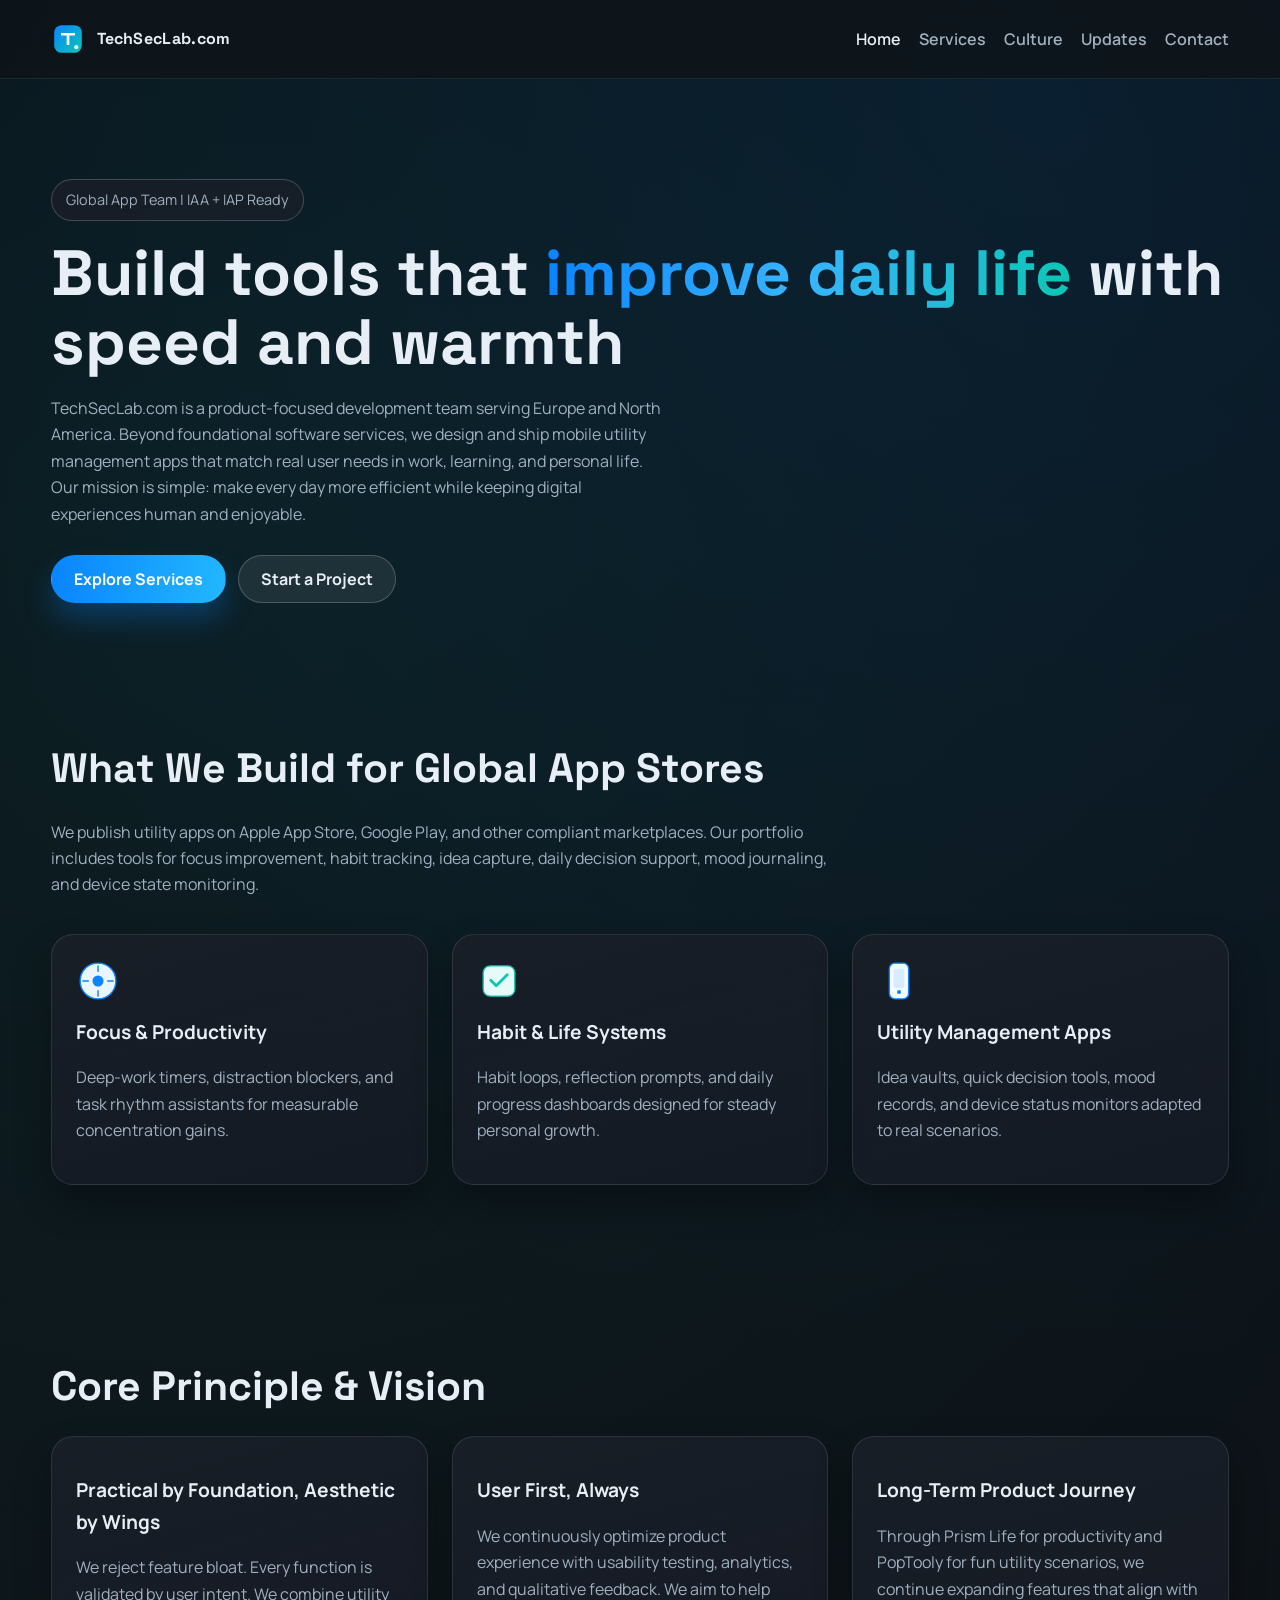
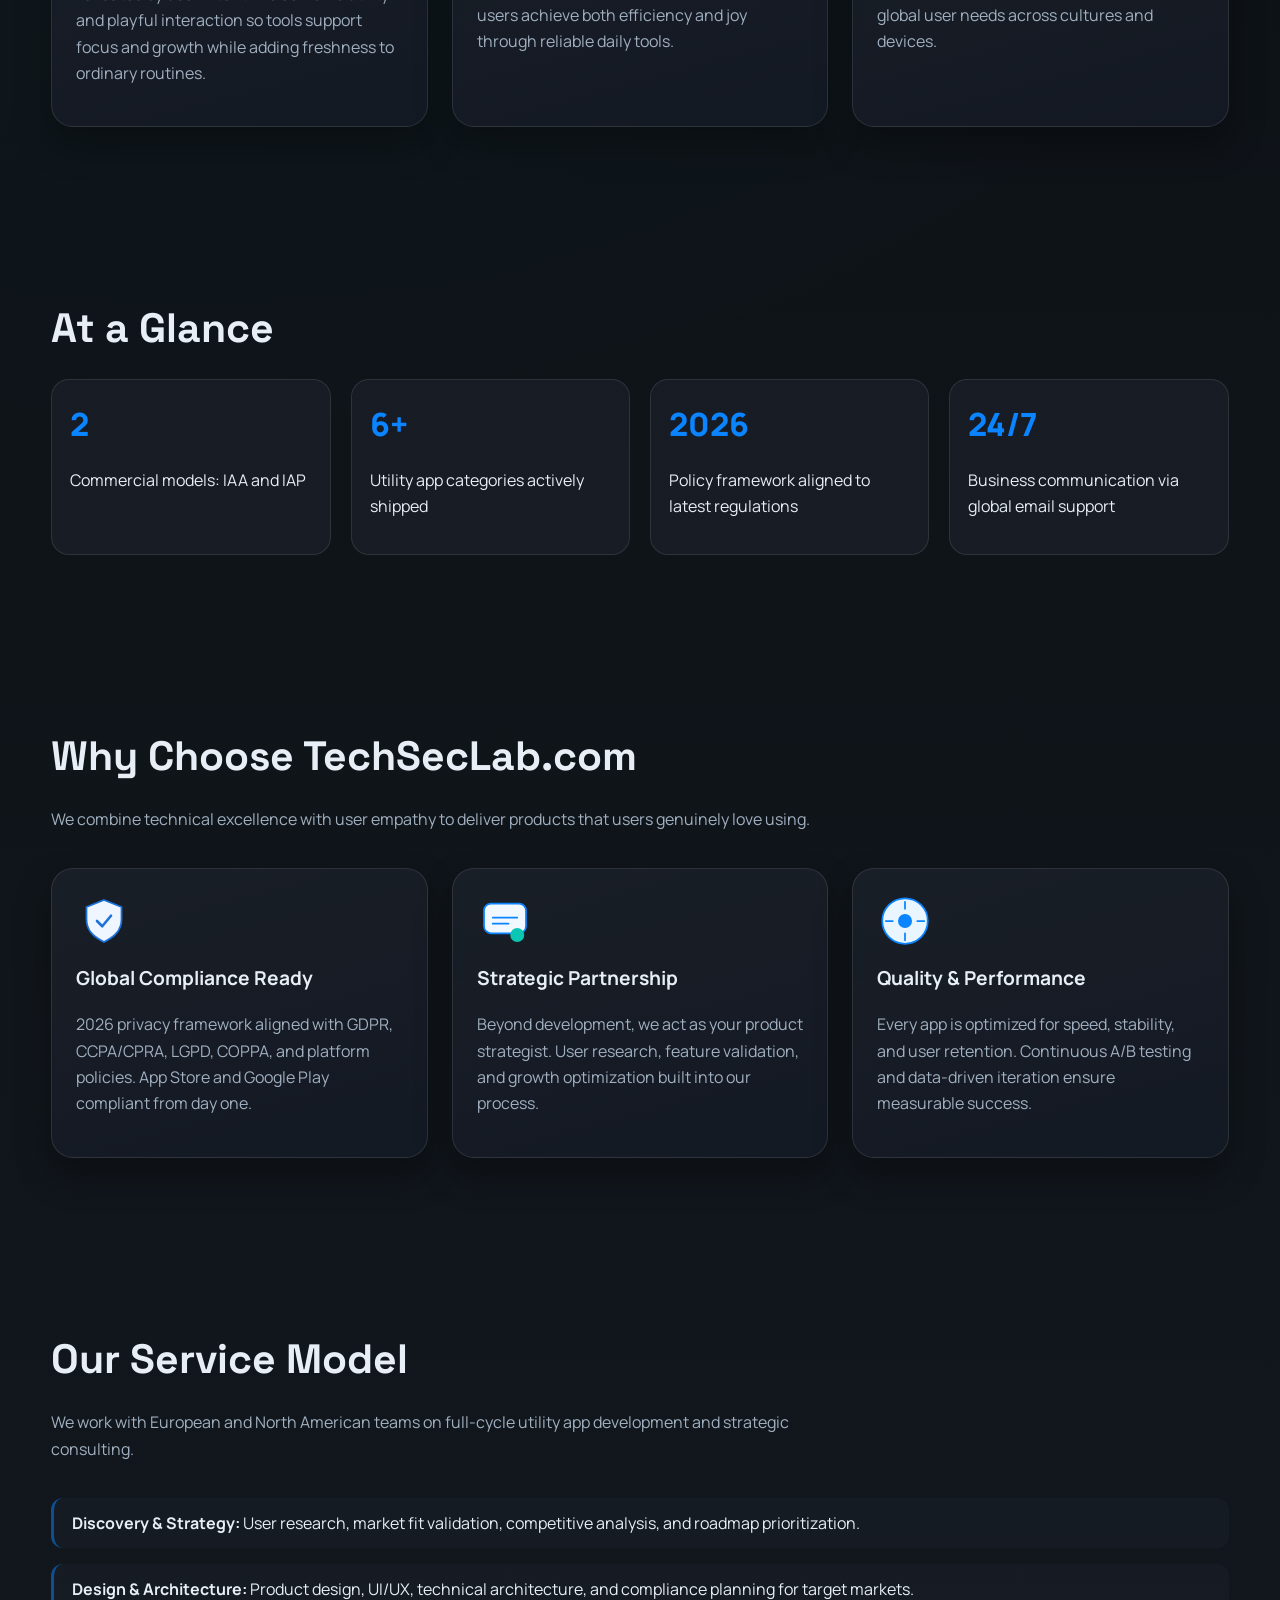
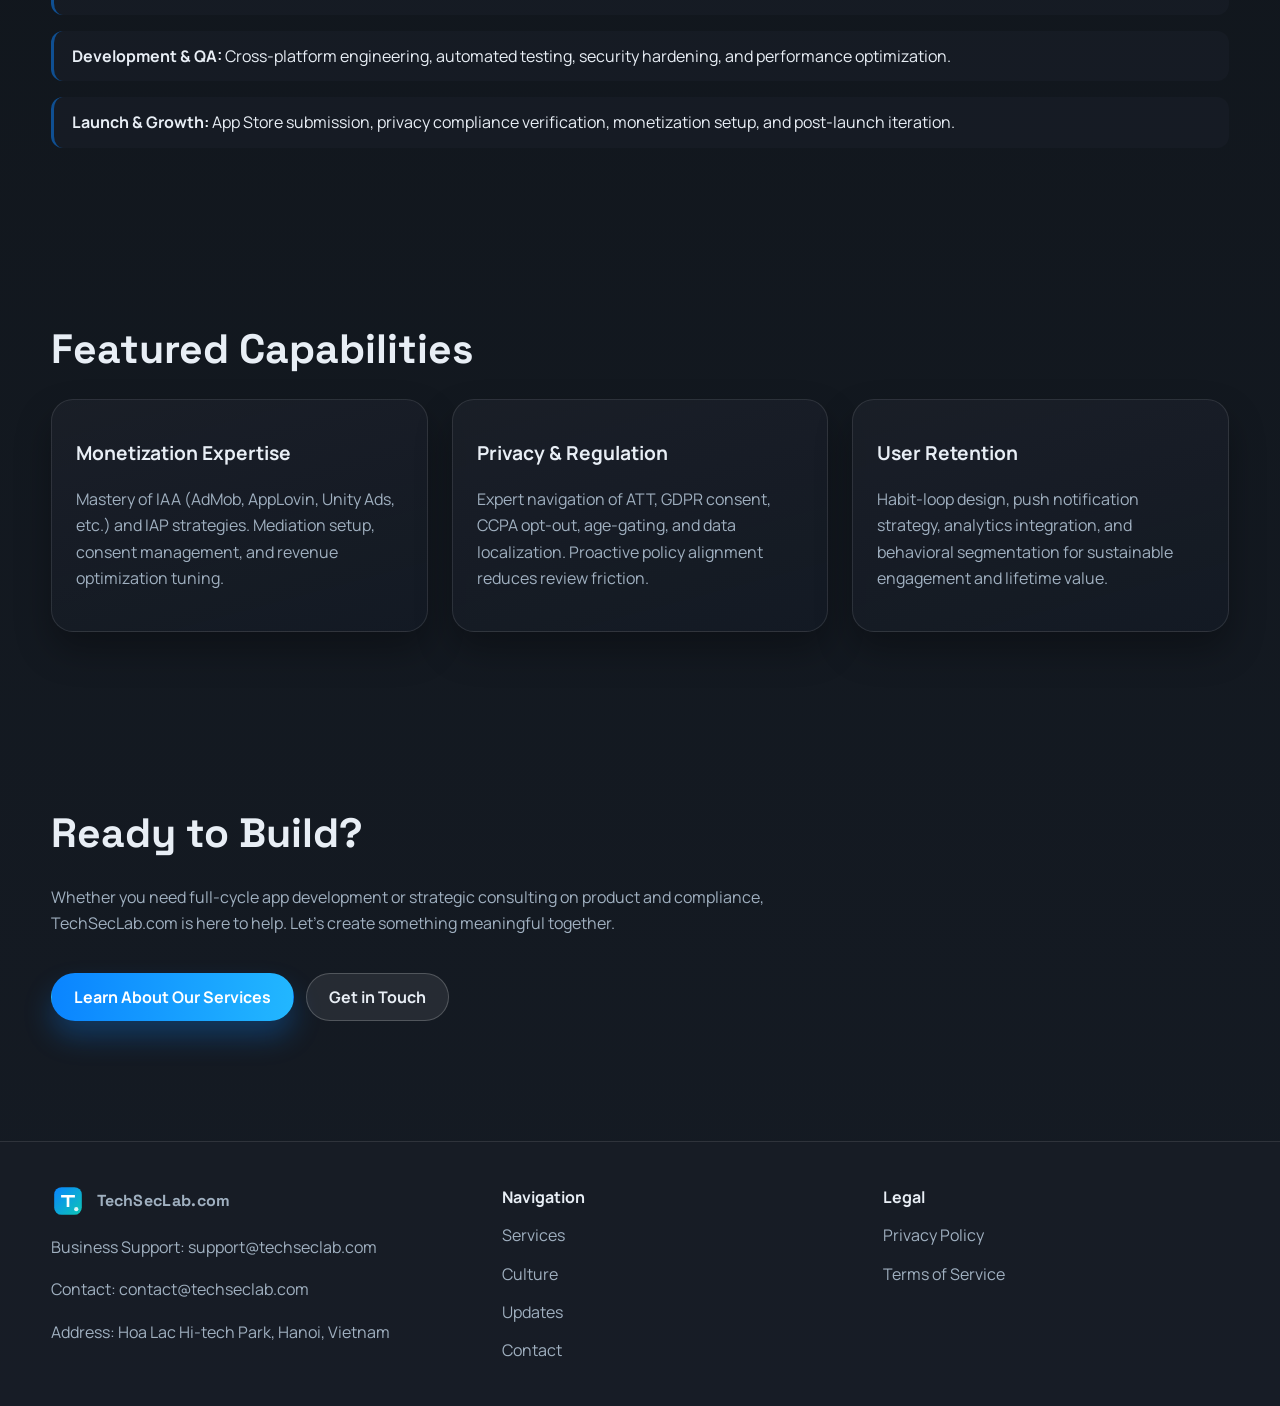
<file: index.html>
<!DOCTYPE html>
<html lang="en">
<head>
    <meta charset="UTF-8">
    <meta http-equiv="X-UA-Compatible" content="IE=edge">
    <meta name="viewport" content="width=device-width, initial-scale=1.0">
    <title>TechSecLab | Global Productivity & Utility App Team</title>
    <meta name="description" content="TechSecLab.com builds global utility apps and offers full-cycle app design and development consulting for iOS and Android markets.">
    <meta name="keywords" content="TechSecLab, productivity apps, utility apps, app development consulting, App Store, Google Play, IAA, IAP">
    <meta name="robots" content="index,follow,max-image-preview:large,max-snippet:-1,max-video-preview:-1">
    <link rel="canonical" href="https://techseclab.com/">
    <meta property="og:type" content="website">
    <meta property="og:title" content="TechSecLab | Global Productivity & Utility App Team">
    <meta property="og:description" content="We design and build utility apps that make daily life more efficient and joyful.">
    <meta property="og:url" content="https://techseclab.com/">
    <meta property="og:image" content="https://techseclab.com/images/hero-home.png">
    <meta name="twitter:card" content="summary_large_image">
    <link rel="icon" type="image/svg+xml" href="images/logo.svg">
    <link rel="stylesheet" href="css/styles.css">
    <script type="application/ld+json">
    {
      "@context": "https://schema.org",
      "@type": "Organization",
      "name": "TechSecLab.com",
      "url": "https://techseclab.com",
      "logo": "https://techseclab.com/images/logo.svg",
      "email": ["support@techseclab.com", "contact@techseclab.com"],
      "address": {
        "@type": "PostalAddress",
        "addressLocality": "Hoa Lac Hi-tech Park, Hanoi",
        "addressCountry": "Vietnam"
      },
      "sameAs": []
    }
    </script>
</head>
<body>
    <header class="main-header">
        <div class="container nav-wrap">
            <a class="brand" href="index.html">
                <img src="images/logo.svg" alt="TechSecLab logo">
                <span>TechSecLab.com</span>
            </a>
            <button class="menu-btn" aria-label="Toggle navigation">Menu</button>
            <nav class="nav-links" aria-label="Main">
                <a class="active" href="index.html">Home</a>
                <a href="services.html">Services</a>
                <a href="culture.html">Culture</a>
                <a href="news.html">Updates</a>
                <a href="contact.html">Contact</a>
            </nav>
        </div>
    </header>

    <main>
        <section class="hero">
            <div class="container">
                <div class="reveal">
                    <span class="hero-badge">Global App Team | IAA + IAP Ready</span>
                    <h1>Build tools that <span class="gradient-text">improve daily life</span> with speed and warmth</h1>
                    <p>
                        TechSecLab.com is a product-focused development team serving Europe and North America.
                        Beyond foundational software services, we design and ship mobile utility management apps that match real user needs in work, learning, and personal life.
                        Our mission is simple: make every day more efficient while keeping digital experiences human and enjoyable.
                    </p>
                    <div class="cta-row">
                        <a class="btn primary" href="services.html">Explore Services</a>
                        <a class="btn ghost" href="contact.html">Start a Project</a>
                    </div>
                </div>
            </div>
        </section>

        <section>
            <div class="container">
                <h2 class="section-title reveal">What We Build for Global App Stores</h2>
                <p class="section-intro reveal">
                    We publish utility apps on Apple App Store, Google Play, and other compliant marketplaces.
                    Our portfolio includes tools for focus improvement, habit tracking, idea capture, daily decision support,
                    mood journaling, and device state monitoring.
                </p>
                <div class="card-grid">
                    <article class="card reveal">
                        <img class="icon" src="images/icon-focus.svg" alt="Focus tools icon">
                        <h3>Focus & Productivity</h3>
                        <p>Deep-work timers, distraction blockers, and task rhythm assistants for measurable concentration gains.</p>
                    </article>
                    <article class="card reveal">
                        <img class="icon" src="images/icon-habit.svg" alt="Habit tracking icon">
                        <h3>Habit & Life Systems</h3>
                        <p>Habit loops, reflection prompts, and daily progress dashboards designed for steady personal growth.</p>
                    </article>
                    <article class="card reveal">
                        <img class="icon" src="images/icon-app.svg" alt="Utility app icon">
                        <h3>Utility Management Apps</h3>
                        <p>Idea vaults, quick decision tools, mood records, and device status monitors adapted to real scenarios.</p>
                    </article>
                </div>
            </div>
        </section>

        <section>
            <div class="container">
                <h2 class="section-title reveal">Core Principle & Vision</h2>
                <div class="card-grid">
                    <article class="card reveal">
                        <h3>Practical by Foundation, Aesthetic by Wings</h3>
                        <p>
                            We reject feature bloat. Every function is validated by user intent.
                            We combine utility and playful interaction so tools support focus and growth while adding freshness to ordinary routines.
                        </p>
                    </article>
                    <article class="card reveal">
                        <h3>User First, Always</h3>
                        <p>
                            We continuously optimize product experience with usability testing, analytics, and qualitative feedback.
                            We aim to help users achieve both efficiency and joy through reliable daily tools.
                        </p>
                    </article>
                    <article class="card reveal">
                        <h3>Long-Term Product Journey</h3>
                        <p>
                            Through Prism Life for productivity and PopTooly for fun utility scenarios,
                            we continue expanding features that align with global user needs across cultures and devices.
                        </p>
                    </article>
                </div>
            </div>
        </section>

        <section>
            <div class="container">
                <h2 class="section-title reveal">At a Glance</h2>
                <div class="stats">
                    <div class="stat reveal"><div class="number">2</div><p>Commercial models: IAA and IAP</p></div>
                    <div class="stat reveal"><div class="number">6+</div><p>Utility app categories actively shipped</p></div>
                    <div class="stat reveal"><div class="number">2026</div><p>Policy framework aligned to latest regulations</p></div>
                    <div class="stat reveal"><div class="number">24/7</div><p>Business communication via global email support</p></div>
                </div>
            </div>
        </section>

        <section>
            <div class="container">
                <h2 class="section-title reveal">Why Choose TechSecLab.com</h2>
                <p class="section-intro reveal">
                    We combine technical excellence with user empathy to deliver products that users genuinely love using.
                </p>
                <div class="card-grid">
                    <article class="card reveal">
                        <img class="icon-lg" src="images/icon-security.svg" alt="Compliance icon">
                        <h3>Global Compliance Ready</h3>
                        <p>2026 privacy framework aligned with GDPR, CCPA/CPRA, LGPD, COPPA, and platform policies. App Store and Google Play compliant from day one.</p>
                    </article>
                    <article class="card reveal">
                        <img class="icon-lg" src="images/icon-consulting.svg" alt="Strategy icon">
                        <h3>Strategic Partnership</h3>
                        <p>Beyond development, we act as your product strategist. User research, feature validation, and growth optimization built into our process.</p>
                    </article>
                    <article class="card reveal">
                        <img class="icon-lg" src="images/icon-focus.svg" alt="Quality icon">
                        <h3>Quality & Performance</h3>
                        <p>Every app is optimized for speed, stability, and user retention. Continuous A/B testing and data-driven iteration ensure measurable success.</p>
                    </article>
                </div>
            </div>
        </section>

        <section>
            <div class="container">
                <h2 class="section-title reveal">Our Service Model</h2>
                <p class="section-intro reveal">
                    We work with European and North American teams on full-cycle utility app development and strategic consulting.
                </p>
                <div class="timeline">
                    <div class="timeline-item reveal"><strong>Discovery & Strategy:</strong> User research, market fit validation, competitive analysis, and roadmap prioritization.</div>
                    <div class="timeline-item reveal"><strong>Design & Architecture:</strong> Product design, UI/UX, technical architecture, and compliance planning for target markets.</div>
                    <div class="timeline-item reveal"><strong>Development & QA:</strong> Cross-platform engineering, automated testing, security hardening, and performance optimization.</div>
                    <div class="timeline-item reveal"><strong>Launch & Growth:</strong> App Store submission, privacy compliance verification, monetization setup, and post-launch iteration.</div>
                </div>
            </div>
        </section>

        <section>
            <div class="container">
                <h2 class="section-title reveal">Featured Capabilities</h2>
                <div class="card-grid">
                    <article class="card reveal">
                        <h3>Monetization Expertise</h3>
                        <p>Mastery of IAA (AdMob, AppLovin, Unity Ads, etc.) and IAP strategies. Mediation setup, consent management, and revenue optimization tuning.</p>
                    </article>
                    <article class="card reveal">
                        <h3>Privacy & Regulation</h3>
                        <p>Expert navigation of ATT, GDPR consent, CCPA opt-out, age-gating, and data localization. Proactive policy alignment reduces review friction.</p>
                    </article>
                    <article class="card reveal">
                        <h3>User Retention</h3>
                        <p>Habit-loop design, push notification strategy, analytics integration, and behavioral segmentation for sustainable engagement and lifetime value.</p>
                    </article>
                </div>
            </div>
        </section>

        <section>
            <div class="container">
                <h2 class="section-title reveal">Ready to Build?</h2>
                <p class="section-intro reveal">
                    Whether you need full-cycle app development or strategic consulting on product and compliance,
                    TechSecLab.com is here to help. Let's create something meaningful together.
                </p>
                <div class="cta-row reveal">
                    <a class="btn primary" href="services.html">Learn About Our Services</a>
                    <a class="btn ghost" href="contact.html">Get in Touch</a>
                </div>
            </div>
        </section>
    </main>

    <footer class="site-footer">
        <div class="container footer-grid">
            <div>
                <a class="brand" href="index.html">
                    <img src="images/logo.svg" alt="TechSecLab logo">
                    <span>TechSecLab.com</span>
                </a>
                <p>Business Support: <a href="mailto:support@techseclab.com">support@techseclab.com</a></p>
                <p>Contact: <a href="mailto:contact@techseclab.com">contact@techseclab.com</a></p>
                <p>Address: Hoa Lac Hi-tech Park, Hanoi, Vietnam</p>
            </div>
            <div>
                <strong>Navigation</strong>
                <ul>
                    <li><a href="services.html">Services</a></li>
                    <li><a href="culture.html">Culture</a></li>
                    <li><a href="news.html">Updates</a></li>
                    <li><a href="contact.html">Contact</a></li>
                </ul>
            </div>
            <div>
                <strong>Legal</strong>
                <ul>
                    <li><a href="privacy-policy.html">Privacy Policy</a></li>
                    <li><a href="terms-of-service.html">Terms of Service</a></li>
                </ul>
            </div>
        </div>
    </footer>

    <script src="js/main.js" defer></script>
</body>
</html>
</file>
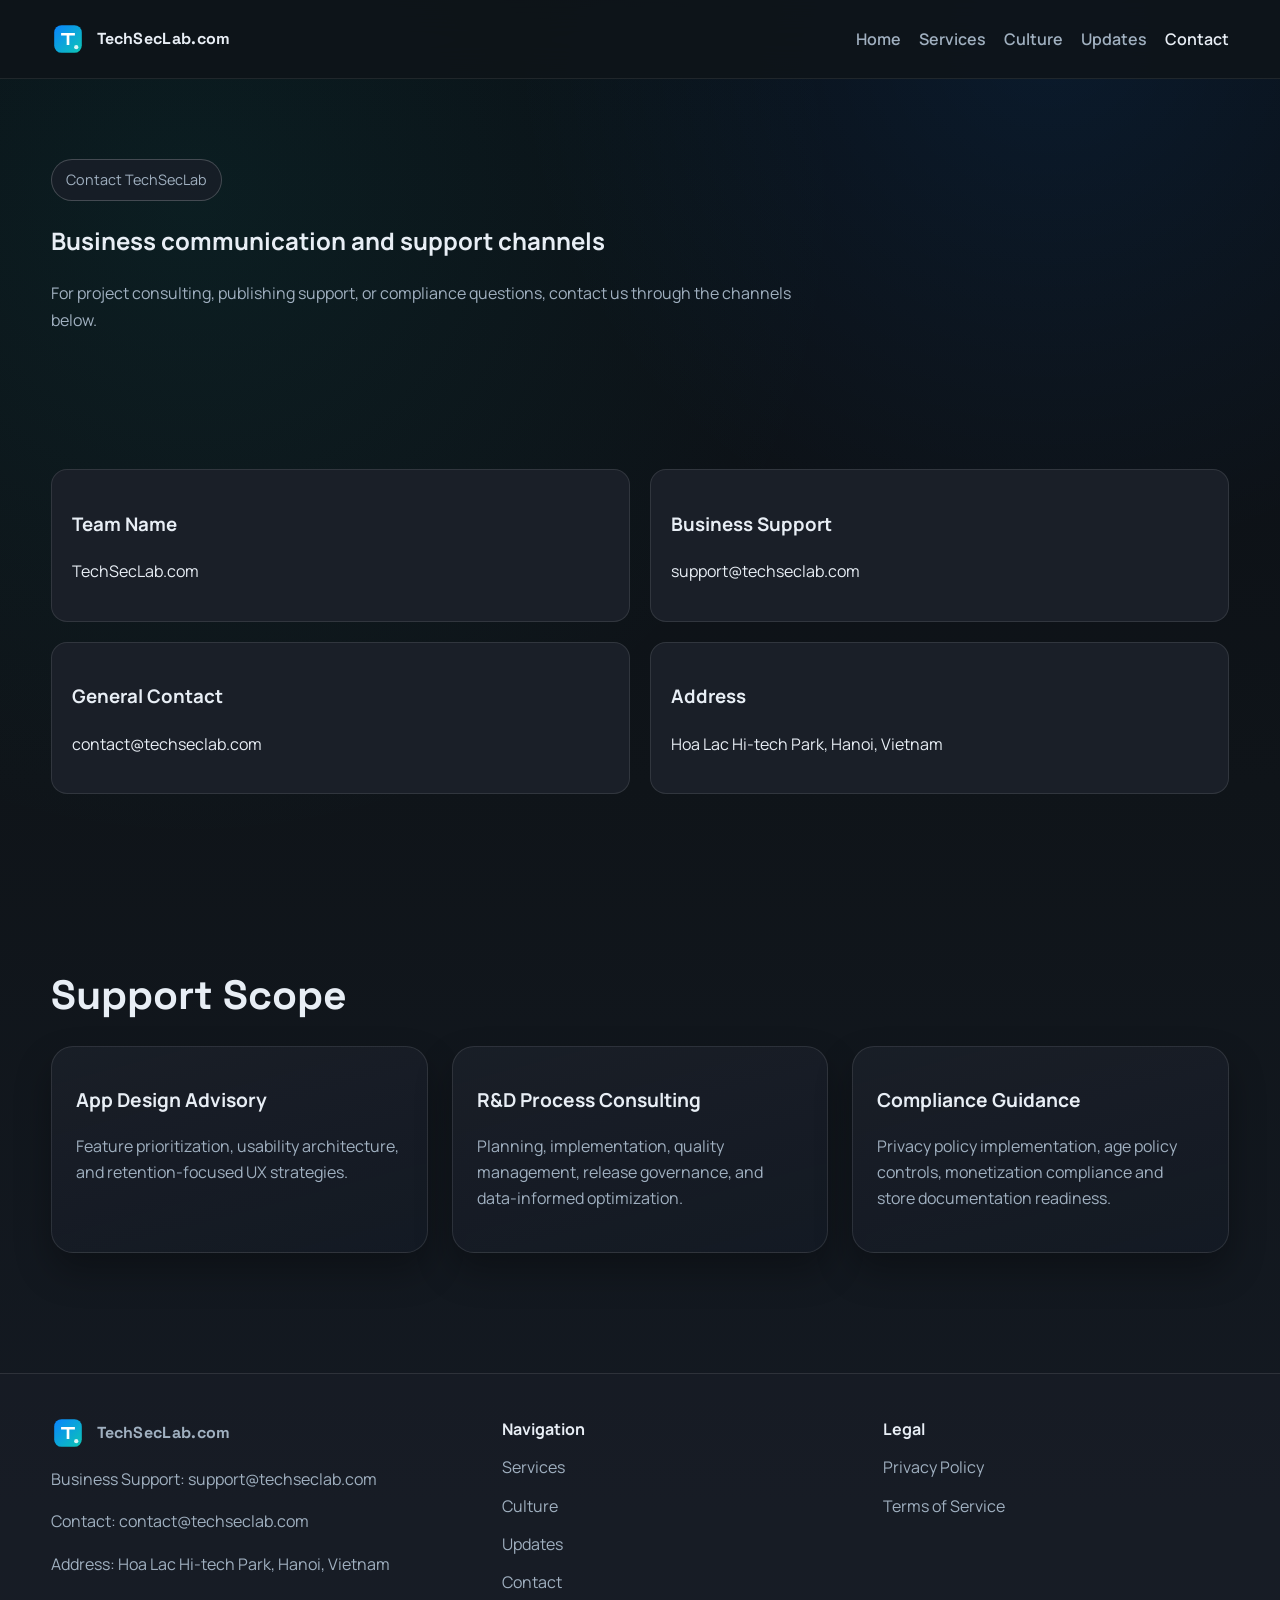
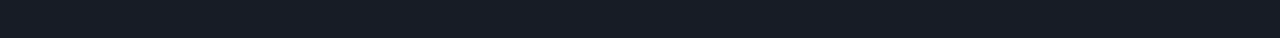
<file: contact.html>
<!DOCTYPE html>
<html lang="en">
<head>
    <meta charset="UTF-8">
    <meta http-equiv="X-UA-Compatible" content="IE=edge">
    <meta name="viewport" content="width=device-width, initial-scale=1.0">
    <title>Contact Us | TechSecLab</title>
    <meta name="description" content="Contact TechSecLab.com for business support, product consulting, and global utility app cooperation.">
    <meta name="robots" content="index,follow,max-image-preview:large">
    <link rel="canonical" href="https://techseclab.com/contact.html">
    <link rel="icon" type="image/svg+xml" href="images/logo.svg">
    <link rel="stylesheet" href="css/styles.css">
</head>
<body>
    <header class="main-header">
        <div class="container nav-wrap">
            <a class="brand" href="index.html"><img src="images/logo.svg" alt="TechSecLab logo"><span>TechSecLab.com</span></a>
            <button class="menu-btn" aria-label="Toggle navigation">Menu</button>
            <nav class="nav-links" aria-label="Main">
                <a href="index.html">Home</a>
                <a href="services.html">Services</a>
                <a href="culture.html">Culture</a>
                <a href="news.html">Updates</a>
                <a class="active" href="contact.html">Contact</a>
            </nav>
        </div>
    </header>

    <main>
        <section class="page-hero">
            <div class="container">
                <span class="hero-badge reveal">Contact TechSecLab</span>
                <h1 class="reveal">Business communication and support channels</h1>
                <p class="reveal">For project consulting, publishing support, or compliance questions, contact us through the channels below.</p>
            </div>
        </section>

        <section>
            <div class="container contact-box">
                <div class="contact-item reveal">
                    <h3>Team Name</h3>
                    <p>TechSecLab.com</p>
                </div>
                <div class="contact-item reveal">
                    <h3>Business Support</h3>
                    <p><a href="mailto:support@techseclab.com">support@techseclab.com</a></p>
                </div>
                <div class="contact-item reveal">
                    <h3>General Contact</h3>
                    <p><a href="mailto:contact@techseclab.com">contact@techseclab.com</a></p>
                </div>
                <div class="contact-item reveal">
                    <h3>Address</h3>
                    <p>Hoa Lac Hi-tech Park, Hanoi, Vietnam</p>
                </div>
            </div>
        </section>

        <section>
            <div class="container">
                <h2 class="section-title reveal">Support Scope</h2>
                <div class="card-grid">
                    <article class="card reveal"><h3>App Design Advisory</h3><p>Feature prioritization, usability architecture, and retention-focused UX strategies.</p></article>
                    <article class="card reveal"><h3>R&D Process Consulting</h3><p>Planning, implementation, quality management, release governance, and data-informed optimization.</p></article>
                    <article class="card reveal"><h3>Compliance Guidance</h3><p>Privacy policy implementation, age policy controls, monetization compliance and store documentation readiness.</p></article>
                </div>
            </div>
        </section>
    </main>

    <footer class="site-footer">
        <div class="container footer-grid">
            <div>
                <a class="brand" href="index.html"><img src="images/logo.svg" alt="TechSecLab logo"><span>TechSecLab.com</span></a>
                <p>Business Support: <a href="mailto:support@techseclab.com">support@techseclab.com</a></p>
                <p>Contact: <a href="mailto:contact@techseclab.com">contact@techseclab.com</a></p>
                <p>Address: Hoa Lac Hi-tech Park, Hanoi, Vietnam</p>
            </div>
            <div>
                <strong>Navigation</strong>
                <ul>
                    <li><a href="services.html">Services</a></li>
                    <li><a href="culture.html">Culture</a></li>
                    <li><a href="news.html">Updates</a></li>
                    <li><a href="contact.html">Contact</a></li>
                </ul>
            </div>
            <div>
                <strong>Legal</strong>
                <ul>
                    <li><a href="privacy-policy.html">Privacy Policy</a></li>
                    <li><a href="terms-of-service.html">Terms of Service</a></li>
                </ul>
            </div>
        </div>
    </footer>
    <script src="js/main.js" defer></script>
</body>
</html>
</file>
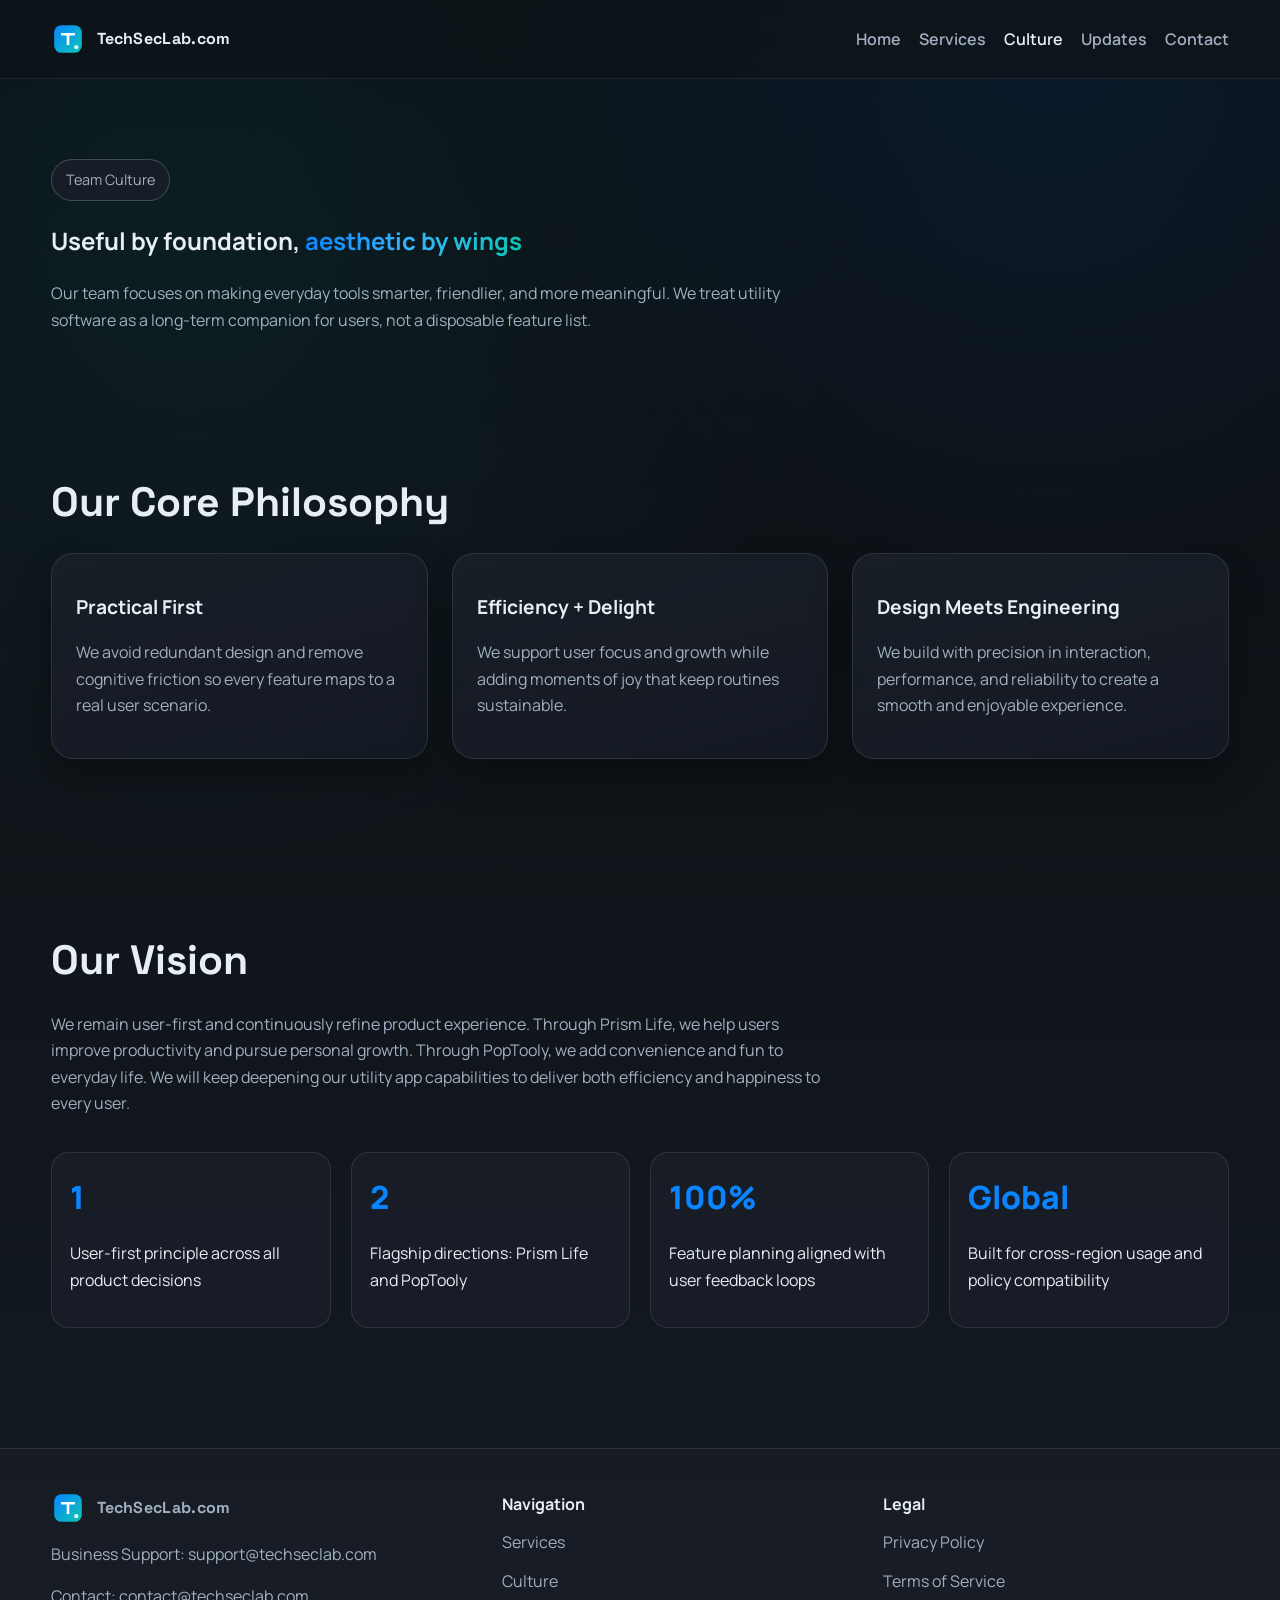
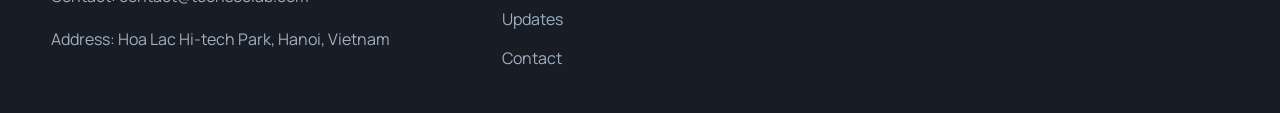
<file: culture.html>
<!DOCTYPE html>
<html lang="en">
<head>
    <meta charset="UTF-8">
    <meta http-equiv="X-UA-Compatible" content="IE=edge">
    <meta name="viewport" content="width=device-width, initial-scale=1.0">
    <title>Team Culture | TechSecLab</title>
    <meta name="description" content="TechSecLab team culture: practical utility, aesthetic quality, user-first product decisions, and long-term global app value.">
    <meta name="robots" content="index,follow,max-image-preview:large">
    <link rel="canonical" href="https://techseclab.com/culture.html">
    <link rel="icon" type="image/svg+xml" href="images/logo.svg">
    <link rel="stylesheet" href="css/styles.css">
</head>
<body>
    <header class="main-header">
        <div class="container nav-wrap">
            <a class="brand" href="index.html"><img src="images/logo.svg" alt="TechSecLab logo"><span>TechSecLab.com</span></a>
            <button class="menu-btn" aria-label="Toggle navigation">Menu</button>
            <nav class="nav-links" aria-label="Main">
                <a href="index.html">Home</a>
                <a href="services.html">Services</a>
                <a class="active" href="culture.html">Culture</a>
                <a href="news.html">Updates</a>
                <a href="contact.html">Contact</a>
            </nav>
        </div>
    </header>

    <main>
        <section class="page-hero">
            <div class="container">
                <div class="reveal">
                    <span class="hero-badge">Team Culture</span>
                    <h1>Useful by foundation, <span class="gradient-text">aesthetic by wings</span></h1>
                    <p>
                        Our team focuses on making everyday tools smarter, friendlier, and more meaningful.
                        We treat utility software as a long-term companion for users, not a disposable feature list.
                    </p>
                </div>
            </div>
        </section>

        <section>
            <div class="container">
                <h2 class="section-title reveal">Our Core Philosophy</h2>
                <div class="card-grid">
                    <article class="card reveal">
                        <h3>Practical First</h3>
                        <p>We avoid redundant design and remove cognitive friction so every feature maps to a real user scenario.</p>
                    </article>
                    <article class="card reveal">
                        <h3>Efficiency + Delight</h3>
                        <p>We support user focus and growth while adding moments of joy that keep routines sustainable.</p>
                    </article>
                    <article class="card reveal">
                        <h3>Design Meets Engineering</h3>
                        <p>We build with precision in interaction, performance, and reliability to create a smooth and enjoyable experience.</p>
                    </article>
                </div>
            </div>
        </section>

        <section>
            <div class="container">
                <h2 class="section-title reveal">Our Vision</h2>
                <p class="section-intro reveal">
                    We remain user-first and continuously refine product experience.
                    Through Prism Life, we help users improve productivity and pursue personal growth.
                    Through PopTooly, we add convenience and fun to everyday life.
                    We will keep deepening our utility app capabilities to deliver both efficiency and happiness to every user.
                </p>
                <div class="stats">
                    <div class="stat reveal"><div class="number">1</div><p>User-first principle across all product decisions</p></div>
                    <div class="stat reveal"><div class="number">2</div><p>Flagship directions: Prism Life and PopTooly</p></div>
                    <div class="stat reveal"><div class="number">100%</div><p>Feature planning aligned with user feedback loops</p></div>
                    <div class="stat reveal"><div class="number">Global</div><p>Built for cross-region usage and policy compatibility</p></div>
                </div>
            </div>
        </section>
    </main>

    <footer class="site-footer">
        <div class="container footer-grid">
            <div>
                <a class="brand" href="index.html"><img src="images/logo.svg" alt="TechSecLab logo"><span>TechSecLab.com</span></a>
                <p>Business Support: <a href="mailto:support@techseclab.com">support@techseclab.com</a></p>
                <p>Contact: <a href="mailto:contact@techseclab.com">contact@techseclab.com</a></p>
                <p>Address: Hoa Lac Hi-tech Park, Hanoi, Vietnam</p>
            </div>
            <div>
                <strong>Navigation</strong>
                <ul>
                    <li><a href="services.html">Services</a></li>
                    <li><a href="culture.html">Culture</a></li>
                    <li><a href="news.html">Updates</a></li>
                    <li><a href="contact.html">Contact</a></li>
                </ul>
            </div>
            <div>
                <strong>Legal</strong>
                <ul>
                    <li><a href="privacy-policy.html">Privacy Policy</a></li>
                    <li><a href="terms-of-service.html">Terms of Service</a></li>
                </ul>
            </div>
        </div>
    </footer>
    <script src="js/main.js" defer></script>
</body>
</html>
</file>
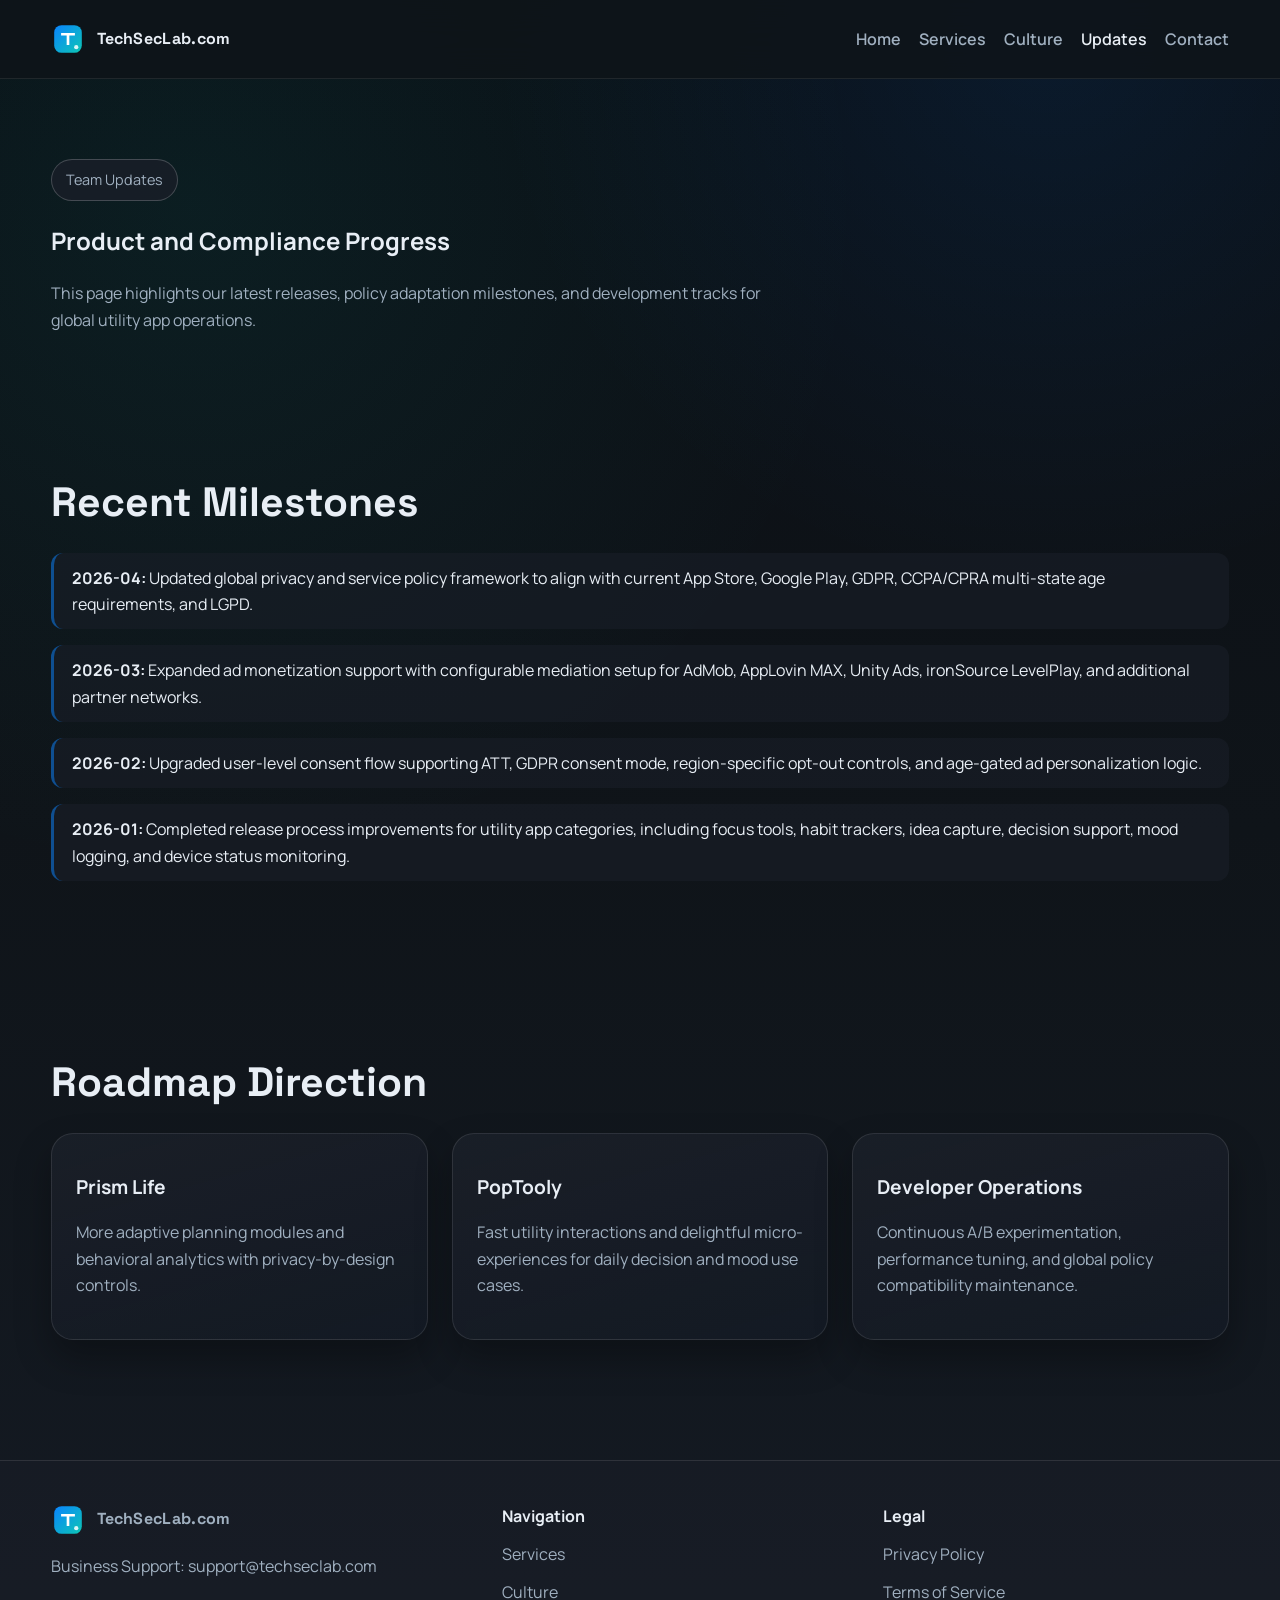
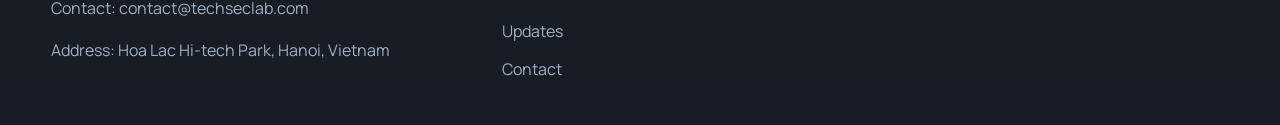
<file: news.html>
<!DOCTYPE html>
<html lang="en">
<head>
    <meta charset="UTF-8">
    <meta http-equiv="X-UA-Compatible" content="IE=edge">
    <meta name="viewport" content="width=device-width, initial-scale=1.0">
    <title>Team Updates | TechSecLab</title>
    <meta name="description" content="Latest TechSecLab team updates: release focus, compliance upgrades, and utility app roadmap for global users.">
    <meta name="robots" content="index,follow,max-image-preview:large">
    <link rel="canonical" href="https://techseclab.com/news.html">
    <link rel="icon" type="image/svg+xml" href="images/logo.svg">
    <link rel="stylesheet" href="css/styles.css">
</head>
<body>
    <header class="main-header">
        <div class="container nav-wrap">
            <a class="brand" href="index.html"><img src="images/logo.svg" alt="TechSecLab logo"><span>TechSecLab.com</span></a>
            <button class="menu-btn" aria-label="Toggle navigation">Menu</button>
            <nav class="nav-links" aria-label="Main">
                <a href="index.html">Home</a>
                <a href="services.html">Services</a>
                <a href="culture.html">Culture</a>
                <a class="active" href="news.html">Updates</a>
                <a href="contact.html">Contact</a>
            </nav>
        </div>
    </header>

    <main>
        <section class="page-hero">
            <div class="container">
                <span class="hero-badge reveal">Team Updates</span>
                <h1 class="reveal">Product and Compliance Progress</h1>
                <p class="reveal">
                    This page highlights our latest releases, policy adaptation milestones, and development tracks for global utility app operations.
                </p>
            </div>
        </section>

        <section>
            <div class="container">
                <h2 class="section-title reveal">Recent Milestones</h2>
                <div class="timeline">
                    <article class="timeline-item reveal">
                        <strong>2026-04:</strong> Updated global privacy and service policy framework to align with current App Store, Google Play,
                        GDPR, CCPA/CPRA multi-state age requirements, and LGPD.
                    </article>
                    <article class="timeline-item reveal">
                        <strong>2026-03:</strong> Expanded ad monetization support with configurable mediation setup for AdMob, AppLovin MAX,
                        Unity Ads, ironSource LevelPlay, and additional partner networks.
                    </article>
                    <article class="timeline-item reveal">
                        <strong>2026-02:</strong> Upgraded user-level consent flow supporting ATT, GDPR consent mode,
                        region-specific opt-out controls, and age-gated ad personalization logic.
                    </article>
                    <article class="timeline-item reveal">
                        <strong>2026-01:</strong> Completed release process improvements for utility app categories,
                        including focus tools, habit trackers, idea capture, decision support, mood logging, and device status monitoring.
                    </article>
                </div>
            </div>
        </section>

        <section>
            <div class="container">
                <h2 class="section-title reveal">Roadmap Direction</h2>
                <div class="card-grid">
                    <article class="card reveal"><h3>Prism Life</h3><p>More adaptive planning modules and behavioral analytics with privacy-by-design controls.</p></article>
                    <article class="card reveal"><h3>PopTooly</h3><p>Fast utility interactions and delightful micro-experiences for daily decision and mood use cases.</p></article>
                    <article class="card reveal"><h3>Developer Operations</h3><p>Continuous A/B experimentation, performance tuning, and global policy compatibility maintenance.</p></article>
                </div>
            </div>
        </section>
    </main>

    <footer class="site-footer">
        <div class="container footer-grid">
            <div>
                <a class="brand" href="index.html"><img src="images/logo.svg" alt="TechSecLab logo"><span>TechSecLab.com</span></a>
                <p>Business Support: <a href="mailto:support@techseclab.com">support@techseclab.com</a></p>
                <p>Contact: <a href="mailto:contact@techseclab.com">contact@techseclab.com</a></p>
                <p>Address: Hoa Lac Hi-tech Park, Hanoi, Vietnam</p>
            </div>
            <div>
                <strong>Navigation</strong>
                <ul>
                    <li><a href="services.html">Services</a></li>
                    <li><a href="culture.html">Culture</a></li>
                    <li><a href="news.html">Updates</a></li>
                    <li><a href="contact.html">Contact</a></li>
                </ul>
            </div>
            <div>
                <strong>Legal</strong>
                <ul>
                    <li><a href="privacy-policy.html">Privacy Policy</a></li>
                    <li><a href="terms-of-service.html">Terms of Service</a></li>
                </ul>
            </div>
        </div>
    </footer>
    <script src="js/main.js" defer></script>
</body>
</html>
</file>
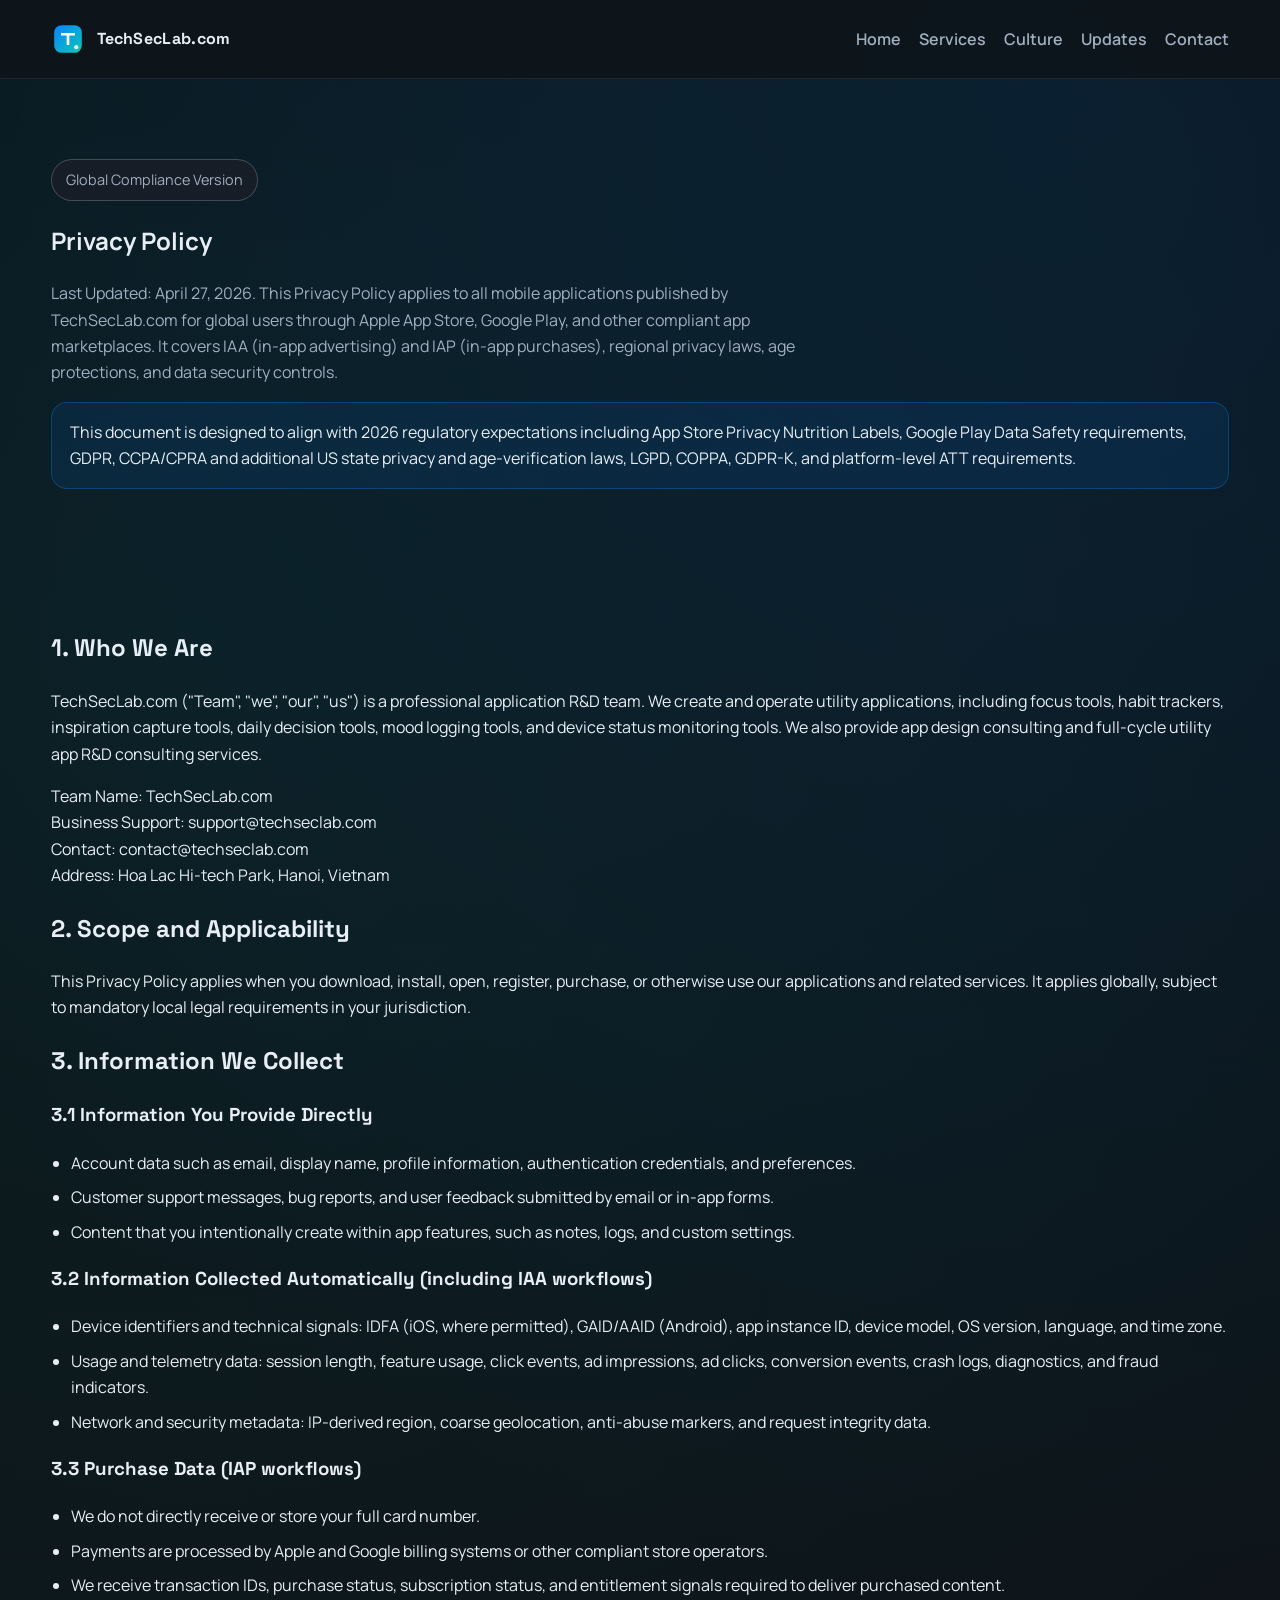
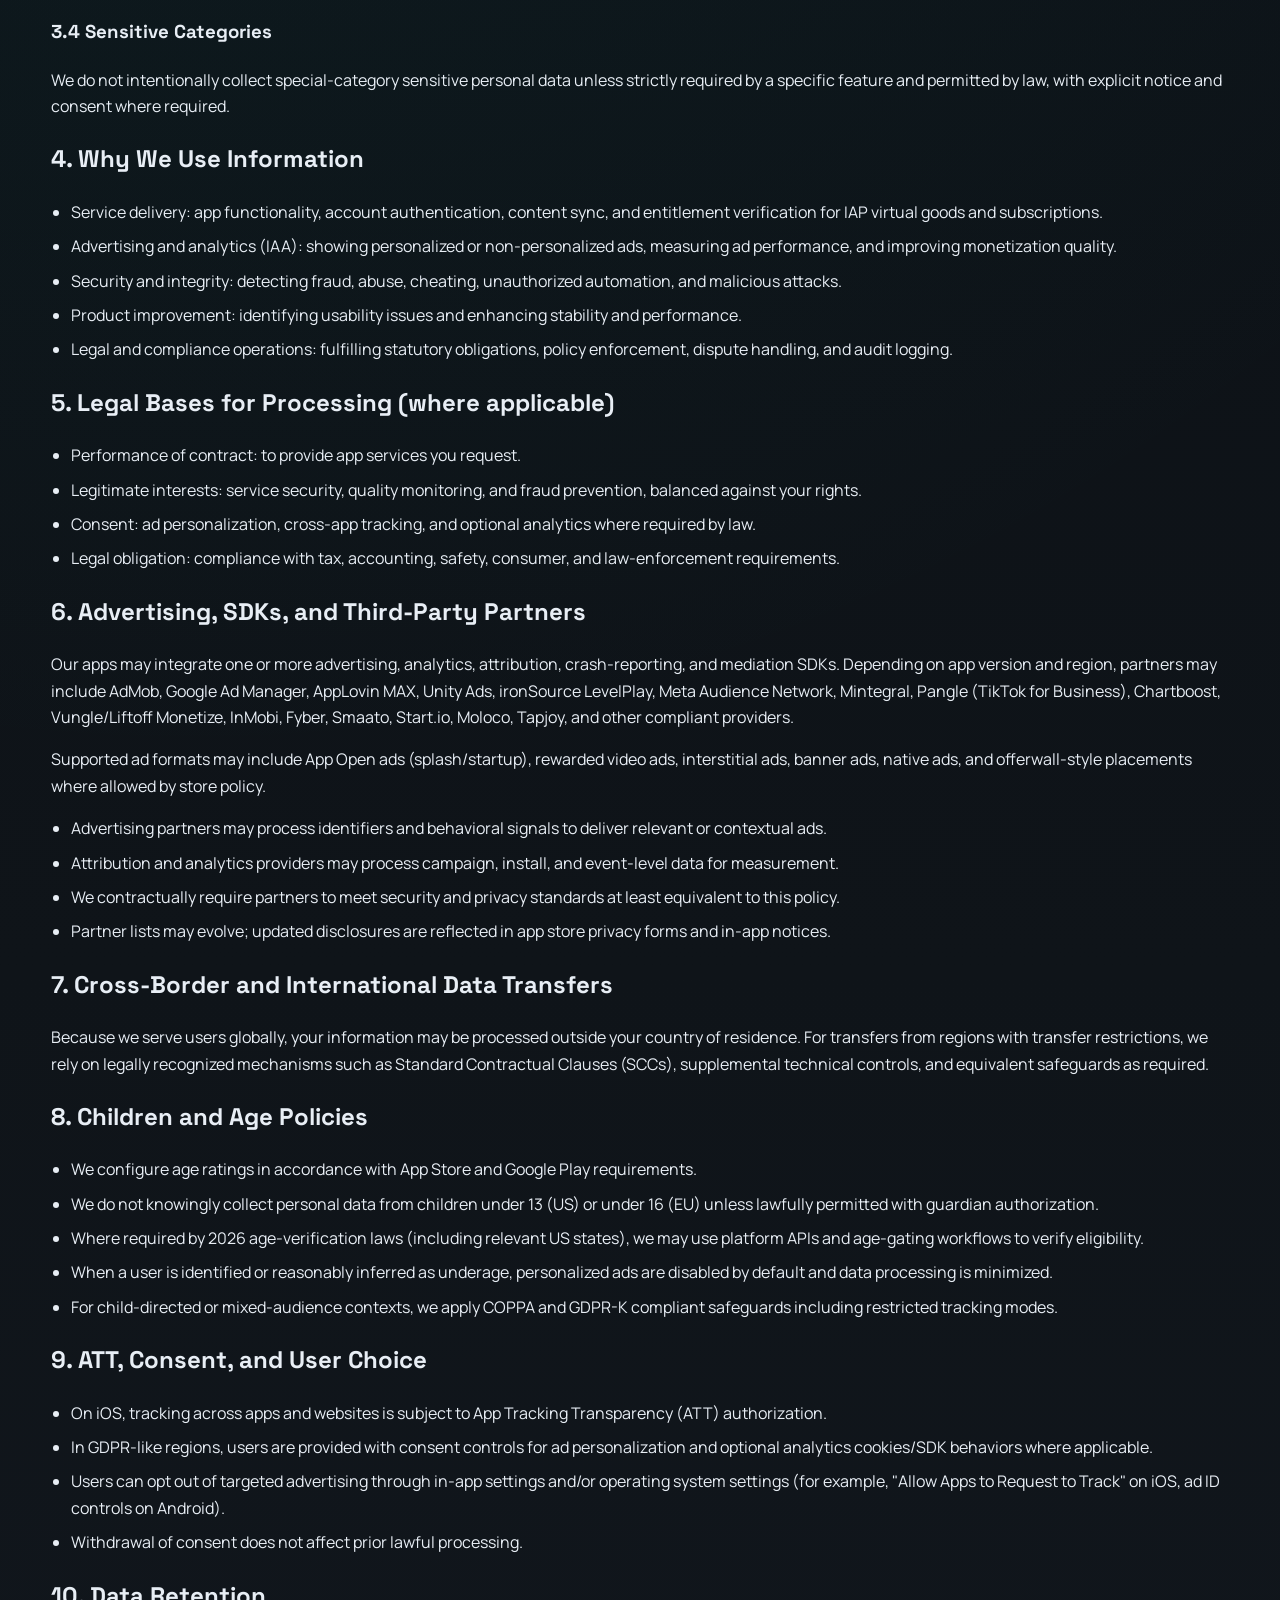
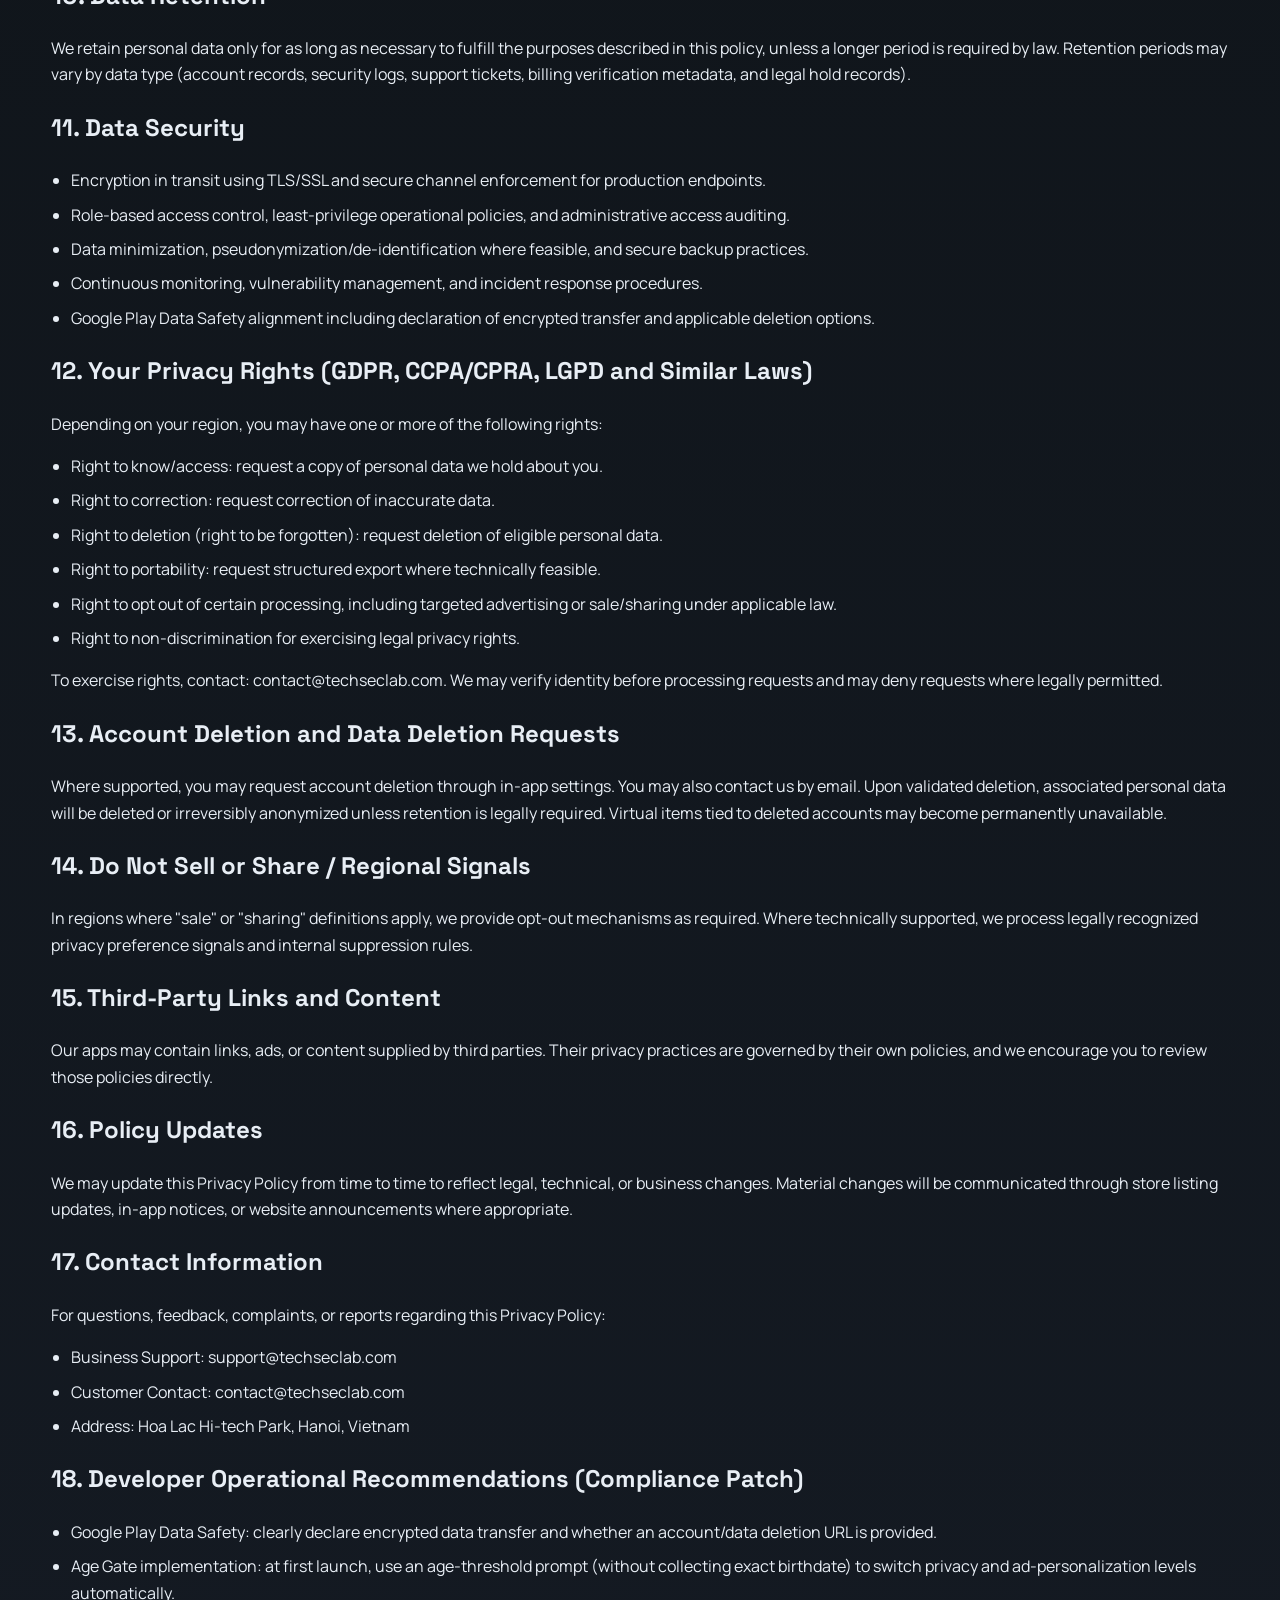
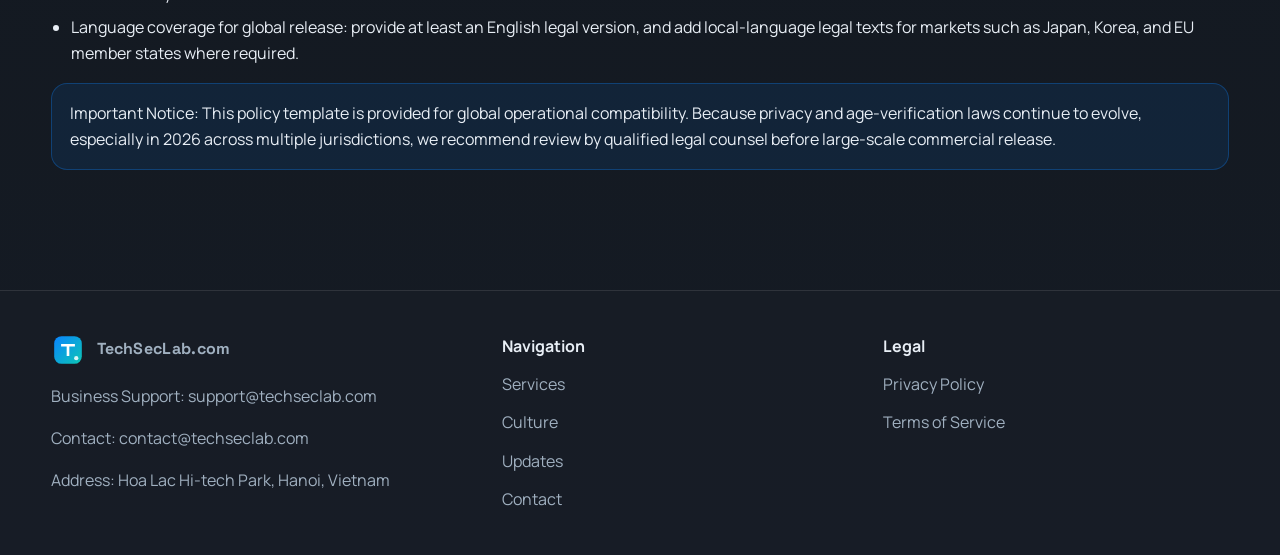
<file: privacy-policy.html>
<!DOCTYPE html>
<html lang="en">
<head>
    <meta charset="UTF-8">
    <meta http-equiv="X-UA-Compatible" content="IE=edge">
    <meta name="viewport" content="width=device-width, initial-scale=1.0">
    <title>Privacy Policy | TechSecLab</title>
    <meta name="description" content="Global Privacy Policy for TechSecLab apps, aligned with App Store, Google Play, GDPR, CCPA/CPRA, LGPD, COPPA, ATT, and modern data security standards.">
    <meta name="robots" content="index,follow,max-image-preview:large">
    <link rel="canonical" href="https://techseclab.com/privacy-policy.html">
    <link rel="icon" type="image/svg+xml" href="images/logo.svg">
    <link rel="stylesheet" href="css/styles.css">
</head>
<body>
    <header class="main-header">
        <div class="container nav-wrap">
            <a class="brand" href="index.html"><img src="images/logo.svg" alt="TechSecLab logo"><span>TechSecLab.com</span></a>
            <button class="menu-btn" aria-label="Toggle navigation">Menu</button>
            <nav class="nav-links" aria-label="Main">
                <a href="index.html">Home</a>
                <a href="services.html">Services</a>
                <a href="culture.html">Culture</a>
                <a href="news.html">Updates</a>
                <a href="contact.html">Contact</a>
            </nav>
        </div>
    </header>

    <main class="policy">
        <section class="page-hero">
            <div class="container">
                <span class="hero-badge reveal">Global Compliance Version</span>
                <h1 class="reveal">Privacy Policy</h1>
                <p class="reveal">
                    Last Updated: April 27, 2026. This Privacy Policy applies to all mobile applications published by TechSecLab.com
                    for global users through Apple App Store, Google Play, and other compliant app marketplaces.
                    It covers IAA (in-app advertising) and IAP (in-app purchases), regional privacy laws, age protections,
                    and data security controls.
                </p>
                <div class="notice reveal">
                    This document is designed to align with 2026 regulatory expectations including App Store Privacy Nutrition Labels,
                    Google Play Data Safety requirements, GDPR, CCPA/CPRA and additional US state privacy and age-verification laws,
                    LGPD, COPPA, GDPR-K, and platform-level ATT requirements.
                </div>
            </div>
        </section>

        <section>
            <div class="container">
                <h2>1. Who We Are</h2>
                <p>
                    TechSecLab.com ("Team", "we", "our", "us") is a professional application R&D team. We create and operate utility applications,
                    including focus tools, habit trackers, inspiration capture tools, daily decision tools, mood logging tools, and device status monitoring tools.
                    We also provide app design consulting and full-cycle utility app R&D consulting services.
                </p>
                <p>
                    Team Name: TechSecLab.com<br>
                    Business Support: support@techseclab.com<br>
                    Contact: contact@techseclab.com<br>
                    Address: Hoa Lac Hi-tech Park, Hanoi, Vietnam
                </p>

                <h2>2. Scope and Applicability</h2>
                <p>
                    This Privacy Policy applies when you download, install, open, register, purchase, or otherwise use our applications and related services.
                    It applies globally, subject to mandatory local legal requirements in your jurisdiction.
                </p>

                <h2>3. Information We Collect</h2>
                <h3>3.1 Information You Provide Directly</h3>
                <ul>
                    <li>Account data such as email, display name, profile information, authentication credentials, and preferences.</li>
                    <li>Customer support messages, bug reports, and user feedback submitted by email or in-app forms.</li>
                    <li>Content that you intentionally create within app features, such as notes, logs, and custom settings.</li>
                </ul>

                <h3>3.2 Information Collected Automatically (including IAA workflows)</h3>
                <ul>
                    <li>Device identifiers and technical signals: IDFA (iOS, where permitted), GAID/AAID (Android), app instance ID, device model, OS version, language, and time zone.</li>
                    <li>Usage and telemetry data: session length, feature usage, click events, ad impressions, ad clicks, conversion events, crash logs, diagnostics, and fraud indicators.</li>
                    <li>Network and security metadata: IP-derived region, coarse geolocation, anti-abuse markers, and request integrity data.</li>
                </ul>

                <h3>3.3 Purchase Data (IAP workflows)</h3>
                <ul>
                    <li>We do not directly receive or store your full card number.</li>
                    <li>Payments are processed by Apple and Google billing systems or other compliant store operators.</li>
                    <li>We receive transaction IDs, purchase status, subscription status, and entitlement signals required to deliver purchased content.</li>
                </ul>

                <h3>3.4 Sensitive Categories</h3>
                <p>
                    We do not intentionally collect special-category sensitive personal data unless strictly required by a specific feature and permitted by law,
                    with explicit notice and consent where required.
                </p>

                <h2>4. Why We Use Information</h2>
                <ul>
                    <li>Service delivery: app functionality, account authentication, content sync, and entitlement verification for IAP virtual goods and subscriptions.</li>
                    <li>Advertising and analytics (IAA): showing personalized or non-personalized ads, measuring ad performance, and improving monetization quality.</li>
                    <li>Security and integrity: detecting fraud, abuse, cheating, unauthorized automation, and malicious attacks.</li>
                    <li>Product improvement: identifying usability issues and enhancing stability and performance.</li>
                    <li>Legal and compliance operations: fulfilling statutory obligations, policy enforcement, dispute handling, and audit logging.</li>
                </ul>

                <h2>5. Legal Bases for Processing (where applicable)</h2>
                <ul>
                    <li>Performance of contract: to provide app services you request.</li>
                    <li>Legitimate interests: service security, quality monitoring, and fraud prevention, balanced against your rights.</li>
                    <li>Consent: ad personalization, cross-app tracking, and optional analytics where required by law.</li>
                    <li>Legal obligation: compliance with tax, accounting, safety, consumer, and law-enforcement requirements.</li>
                </ul>

                <h2>6. Advertising, SDKs, and Third-Party Partners</h2>
                <p>
                    Our apps may integrate one or more advertising, analytics, attribution, crash-reporting, and mediation SDKs.
                    Depending on app version and region, partners may include AdMob, Google Ad Manager, AppLovin MAX,
                    Unity Ads, ironSource LevelPlay, Meta Audience Network, Mintegral, Pangle (TikTok for Business),
                    Chartboost, Vungle/Liftoff Monetize, InMobi, Fyber, Smaato, Start.io, Moloco, Tapjoy, and other compliant providers.
                </p>
                <p>
                    Supported ad formats may include App Open ads (splash/startup), rewarded video ads, interstitial ads,
                    banner ads, native ads, and offerwall-style placements where allowed by store policy.
                </p>
                <ul>
                    <li>Advertising partners may process identifiers and behavioral signals to deliver relevant or contextual ads.</li>
                    <li>Attribution and analytics providers may process campaign, install, and event-level data for measurement.</li>
                    <li>We contractually require partners to meet security and privacy standards at least equivalent to this policy.</li>
                    <li>Partner lists may evolve; updated disclosures are reflected in app store privacy forms and in-app notices.</li>
                </ul>

                <h2>7. Cross-Border and International Data Transfers</h2>
                <p>
                    Because we serve users globally, your information may be processed outside your country of residence.
                    For transfers from regions with transfer restrictions, we rely on legally recognized mechanisms such as
                    Standard Contractual Clauses (SCCs), supplemental technical controls, and equivalent safeguards as required.
                </p>

                <h2>8. Children and Age Policies</h2>
                <ul>
                    <li>We configure age ratings in accordance with App Store and Google Play requirements.</li>
                    <li>We do not knowingly collect personal data from children under 13 (US) or under 16 (EU) unless lawfully permitted with guardian authorization.</li>
                    <li>Where required by 2026 age-verification laws (including relevant US states), we may use platform APIs and age-gating workflows to verify eligibility.</li>
                    <li>When a user is identified or reasonably inferred as underage, personalized ads are disabled by default and data processing is minimized.</li>
                    <li>For child-directed or mixed-audience contexts, we apply COPPA and GDPR-K compliant safeguards including restricted tracking modes.</li>
                </ul>

                <h2>9. ATT, Consent, and User Choice</h2>
                <ul>
                    <li>On iOS, tracking across apps and websites is subject to App Tracking Transparency (ATT) authorization.</li>
                    <li>In GDPR-like regions, users are provided with consent controls for ad personalization and optional analytics cookies/SDK behaviors where applicable.</li>
                    <li>Users can opt out of targeted advertising through in-app settings and/or operating system settings (for example, "Allow Apps to Request to Track" on iOS, ad ID controls on Android).</li>
                    <li>Withdrawal of consent does not affect prior lawful processing.</li>
                </ul>

                <h2>10. Data Retention</h2>
                <p>
                    We retain personal data only for as long as necessary to fulfill the purposes described in this policy,
                    unless a longer period is required by law. Retention periods may vary by data type (account records,
                    security logs, support tickets, billing verification metadata, and legal hold records).
                </p>

                <h2>11. Data Security</h2>
                <ul>
                    <li>Encryption in transit using TLS/SSL and secure channel enforcement for production endpoints.</li>
                    <li>Role-based access control, least-privilege operational policies, and administrative access auditing.</li>
                    <li>Data minimization, pseudonymization/de-identification where feasible, and secure backup practices.</li>
                    <li>Continuous monitoring, vulnerability management, and incident response procedures.</li>
                    <li>Google Play Data Safety alignment including declaration of encrypted transfer and applicable deletion options.</li>
                </ul>

                <h2>12. Your Privacy Rights (GDPR, CCPA/CPRA, LGPD and Similar Laws)</h2>
                <p>Depending on your region, you may have one or more of the following rights:</p>
                <ul>
                    <li>Right to know/access: request a copy of personal data we hold about you.</li>
                    <li>Right to correction: request correction of inaccurate data.</li>
                    <li>Right to deletion (right to be forgotten): request deletion of eligible personal data.</li>
                    <li>Right to portability: request structured export where technically feasible.</li>
                    <li>Right to opt out of certain processing, including targeted advertising or sale/sharing under applicable law.</li>
                    <li>Right to non-discrimination for exercising legal privacy rights.</li>
                </ul>
                <p>
                    To exercise rights, contact: contact@techseclab.com.
                    We may verify identity before processing requests and may deny requests where legally permitted.
                </p>

                <h2>13. Account Deletion and Data Deletion Requests</h2>
                <p>
                    Where supported, you may request account deletion through in-app settings. You may also contact us by email.
                    Upon validated deletion, associated personal data will be deleted or irreversibly anonymized unless retention is legally required.
                    Virtual items tied to deleted accounts may become permanently unavailable.
                </p>

                <h2>14. Do Not Sell or Share / Regional Signals</h2>
                <p>
                    In regions where "sale" or "sharing" definitions apply, we provide opt-out mechanisms as required.
                    Where technically supported, we process legally recognized privacy preference signals and internal suppression rules.
                </p>

                <h2>15. Third-Party Links and Content</h2>
                <p>
                    Our apps may contain links, ads, or content supplied by third parties. Their privacy practices are governed by their own policies,
                    and we encourage you to review those policies directly.
                </p>

                <h2>16. Policy Updates</h2>
                <p>
                    We may update this Privacy Policy from time to time to reflect legal, technical, or business changes.
                    Material changes will be communicated through store listing updates, in-app notices, or website announcements where appropriate.
                </p>

                <h2>17. Contact Information</h2>
                <p>
                    For questions, feedback, complaints, or reports regarding this Privacy Policy:
                </p>
                <ul>
                    <li>Business Support: support@techseclab.com</li>
                    <li>Customer Contact: contact@techseclab.com</li>
                    <li>Address: Hoa Lac Hi-tech Park, Hanoi, Vietnam</li>
                </ul>

                <h2>18. Developer Operational Recommendations (Compliance Patch)</h2>
                <ul>
                    <li>Google Play Data Safety: clearly declare encrypted data transfer and whether an account/data deletion URL is provided.</li>
                    <li>Age Gate implementation: at first launch, use an age-threshold prompt (without collecting exact birthdate) to switch privacy and ad-personalization levels automatically.</li>
                    <li>Language coverage for global release: provide at least an English legal version, and add local-language legal texts for markets such as Japan, Korea, and EU member states where required.</li>
                </ul>

                <div class="notice">
                    Important Notice: This policy template is provided for global operational compatibility.
                    Because privacy and age-verification laws continue to evolve, especially in 2026 across multiple jurisdictions,
                    we recommend review by qualified legal counsel before large-scale commercial release.
                </div>
            </div>
        </section>
    </main>

    <footer class="site-footer">
        <div class="container footer-grid">
            <div>
                <a class="brand" href="index.html"><img src="images/logo.svg" alt="TechSecLab logo"><span>TechSecLab.com</span></a>
                <p>Business Support: <a href="mailto:support@techseclab.com">support@techseclab.com</a></p>
                <p>Contact: <a href="mailto:contact@techseclab.com">contact@techseclab.com</a></p>
                <p>Address: Hoa Lac Hi-tech Park, Hanoi, Vietnam</p>
            </div>
            <div>
                <strong>Navigation</strong>
                <ul>
                    <li><a href="services.html">Services</a></li>
                    <li><a href="culture.html">Culture</a></li>
                    <li><a href="news.html">Updates</a></li>
                    <li><a href="contact.html">Contact</a></li>
                </ul>
            </div>
            <div>
                <strong>Legal</strong>
                <ul>
                    <li><a href="privacy-policy.html">Privacy Policy</a></li>
                    <li><a href="terms-of-service.html">Terms of Service</a></li>
                </ul>
            </div>
        </div>
    </footer>
    <script src="js/main.js" defer></script>
</body>
</html>
</file>
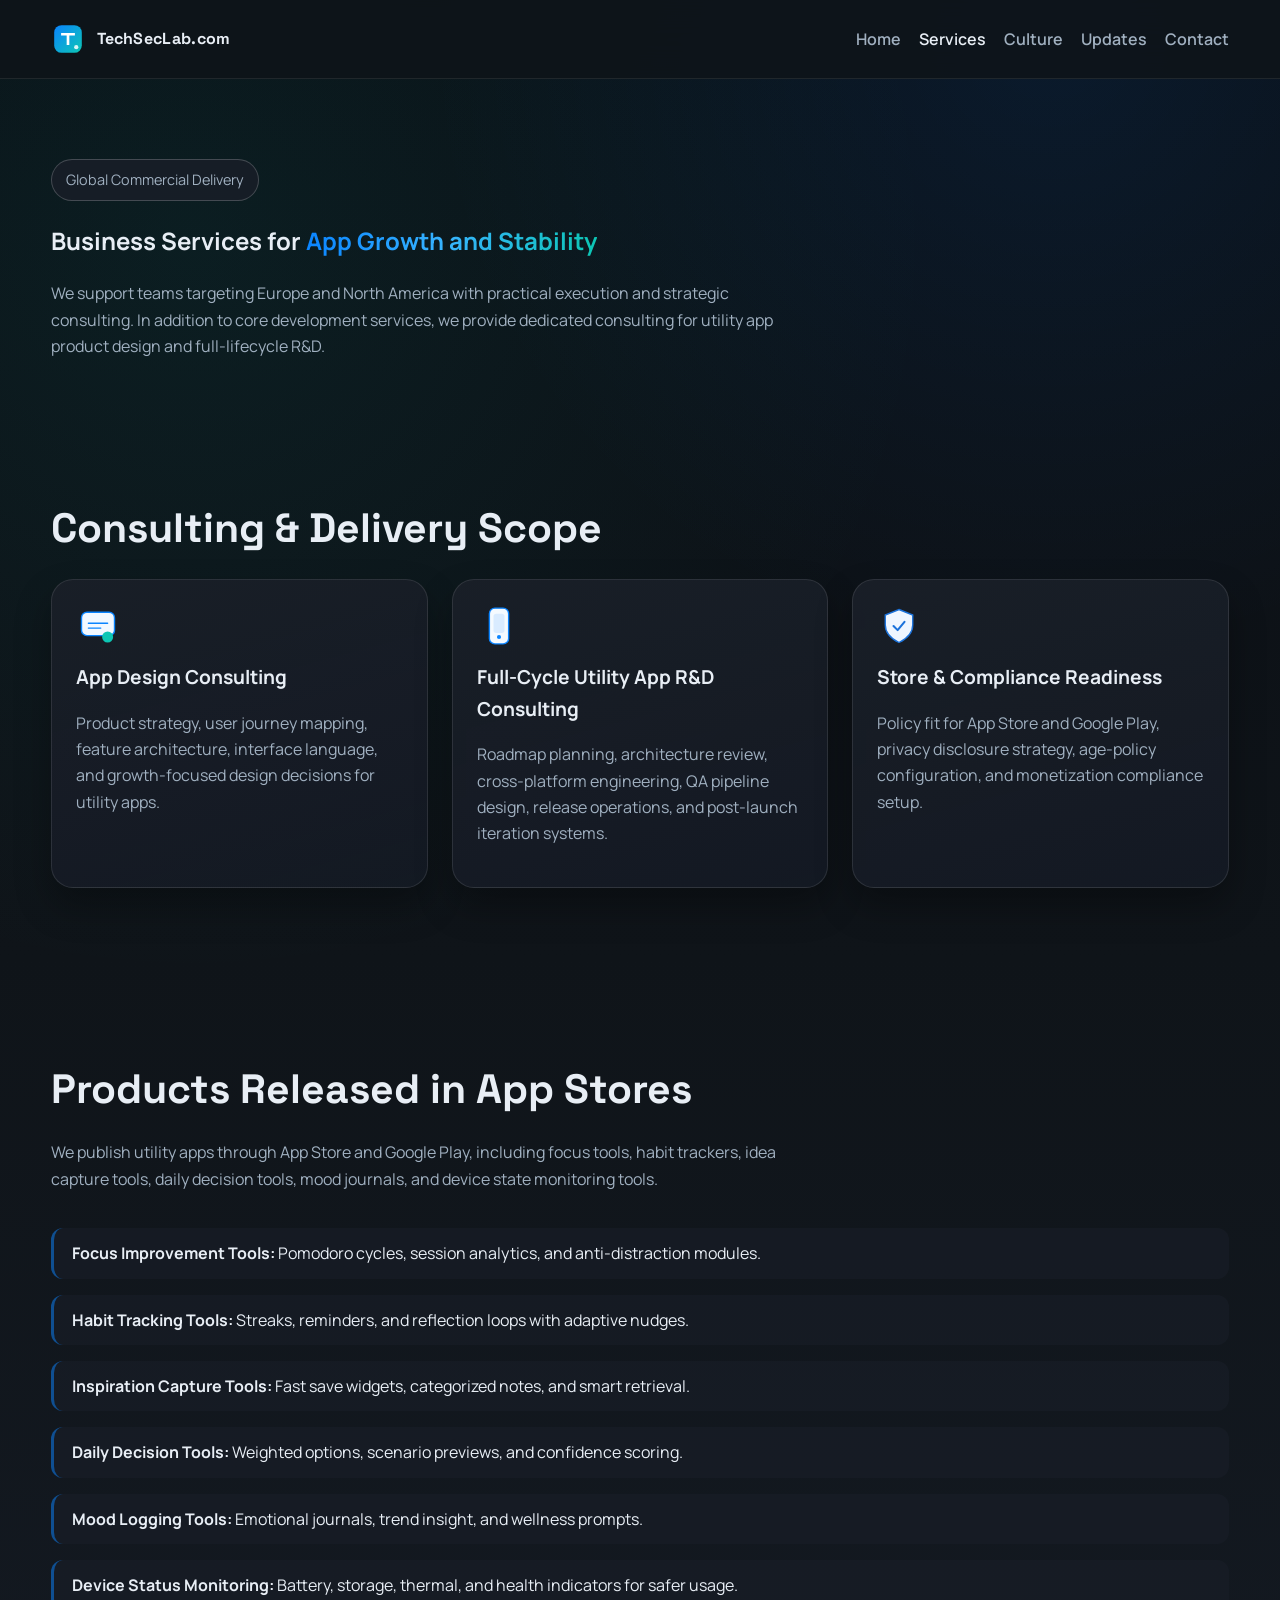
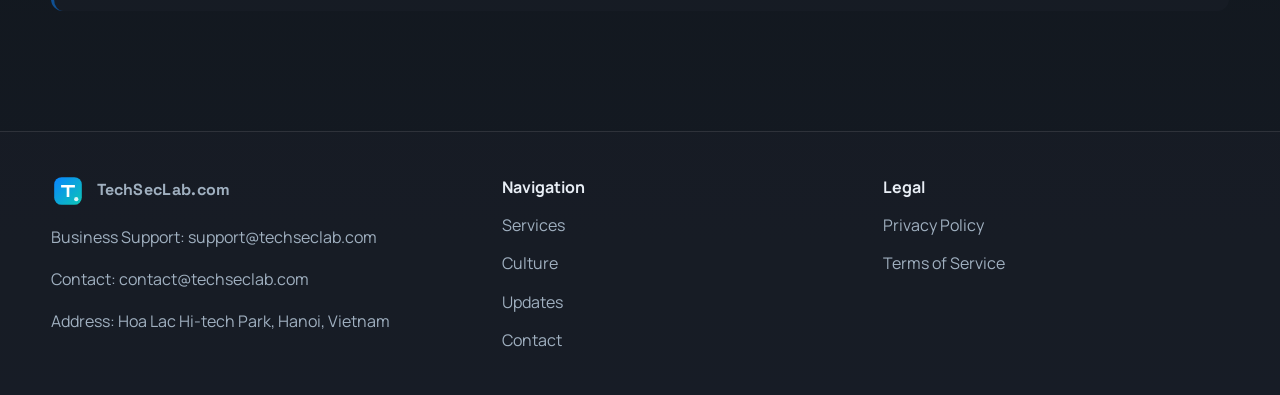
<file: services.html>
<!DOCTYPE html>
<html lang="en">
<head>
    <meta charset="UTF-8">
    <meta http-equiv="X-UA-Compatible" content="IE=edge">
    <meta name="viewport" content="width=device-width, initial-scale=1.0">
    <title>Services | TechSecLab</title>
    <meta name="description" content="App design consulting and full-cycle utility app R&D consulting for global App Store and Google Play distribution.">
    <meta name="robots" content="index,follow,max-image-preview:large">
    <link rel="canonical" href="https://techseclab.com/services.html">
    <link rel="icon" type="image/svg+xml" href="images/logo.svg">
    <link rel="stylesheet" href="css/styles.css">
</head>
<body>
    <header class="main-header">
        <div class="container nav-wrap">
            <a class="brand" href="index.html"><img src="images/logo.svg" alt="TechSecLab logo"><span>TechSecLab.com</span></a>
            <button class="menu-btn" aria-label="Toggle navigation">Menu</button>
            <nav class="nav-links" aria-label="Main">
                <a href="index.html">Home</a>
                <a class="active" href="services.html">Services</a>
                <a href="culture.html">Culture</a>
                <a href="news.html">Updates</a>
                <a href="contact.html">Contact</a>
            </nav>
        </div>
    </header>

    <main>
        <section class="page-hero">
            <div class="container">
                <div class="reveal">
                    <span class="hero-badge">Global Commercial Delivery</span>
                    <h1>Business Services for <span class="gradient-text">App Growth and Stability</span></h1>
                    <p>
                        We support teams targeting Europe and North America with practical execution and strategic consulting.
                        In addition to core development services, we provide dedicated consulting for utility app product design and full-lifecycle R&D.
                    </p>
                </div>
            </div>
        </section>

        <section>
            <div class="container">
                <h2 class="section-title reveal">Consulting & Delivery Scope</h2>
                <div class="card-grid">
                    <article class="card reveal">
                        <img class="icon" src="images/icon-consulting.svg" alt="Design consulting icon">
                        <h3>App Design Consulting</h3>
                        <p>Product strategy, user journey mapping, feature architecture, interface language, and growth-focused design decisions for utility apps.</p>
                    </article>
                    <article class="card reveal">
                        <img class="icon" src="images/icon-app.svg" alt="Engineering icon">
                        <h3>Full-Cycle Utility App R&D Consulting</h3>
                        <p>Roadmap planning, architecture review, cross-platform engineering, QA pipeline design, release operations, and post-launch iteration systems.</p>
                    </article>
                    <article class="card reveal">
                        <img class="icon" src="images/icon-security.svg" alt="Compliance icon">
                        <h3>Store & Compliance Readiness</h3>
                        <p>Policy fit for App Store and Google Play, privacy disclosure strategy, age-policy configuration, and monetization compliance setup.</p>
                    </article>
                </div>
            </div>
        </section>

        <section>
            <div class="container">
                <h2 class="section-title reveal">Products Released in App Stores</h2>
                <p class="section-intro reveal">
                    We publish utility apps through App Store and Google Play, including focus tools, habit trackers,
                    idea capture tools, daily decision tools, mood journals, and device state monitoring tools.
                </p>
                <div class="timeline">
                    <div class="timeline-item reveal"><strong>Focus Improvement Tools:</strong> Pomodoro cycles, session analytics, and anti-distraction modules.</div>
                    <div class="timeline-item reveal"><strong>Habit Tracking Tools:</strong> Streaks, reminders, and reflection loops with adaptive nudges.</div>
                    <div class="timeline-item reveal"><strong>Inspiration Capture Tools:</strong> Fast save widgets, categorized notes, and smart retrieval.</div>
                    <div class="timeline-item reveal"><strong>Daily Decision Tools:</strong> Weighted options, scenario previews, and confidence scoring.</div>
                    <div class="timeline-item reveal"><strong>Mood Logging Tools:</strong> Emotional journals, trend insight, and wellness prompts.</div>
                    <div class="timeline-item reveal"><strong>Device Status Monitoring:</strong> Battery, storage, thermal, and health indicators for safer usage.</div>
                </div>
            </div>
        </section>
    </main>

    <footer class="site-footer">
        <div class="container footer-grid">
            <div>
                <a class="brand" href="index.html"><img src="images/logo.svg" alt="TechSecLab logo"><span>TechSecLab.com</span></a>
                <p>Business Support: <a href="mailto:support@techseclab.com">support@techseclab.com</a></p>
                <p>Contact: <a href="mailto:contact@techseclab.com">contact@techseclab.com</a></p>
                <p>Address: Hoa Lac Hi-tech Park, Hanoi, Vietnam</p>
            </div>
            <div>
                <strong>Navigation</strong>
                <ul>
                    <li><a href="services.html">Services</a></li>
                    <li><a href="culture.html">Culture</a></li>
                    <li><a href="news.html">Updates</a></li>
                    <li><a href="contact.html">Contact</a></li>
                </ul>
            </div>
            <div>
                <strong>Legal</strong>
                <ul>
                    <li><a href="privacy-policy.html">Privacy Policy</a></li>
                    <li><a href="terms-of-service.html">Terms of Service</a></li>
                </ul>
            </div>
        </div>
    </footer>
    <script src="js/main.js" defer></script>
</body>
</html>
</file>
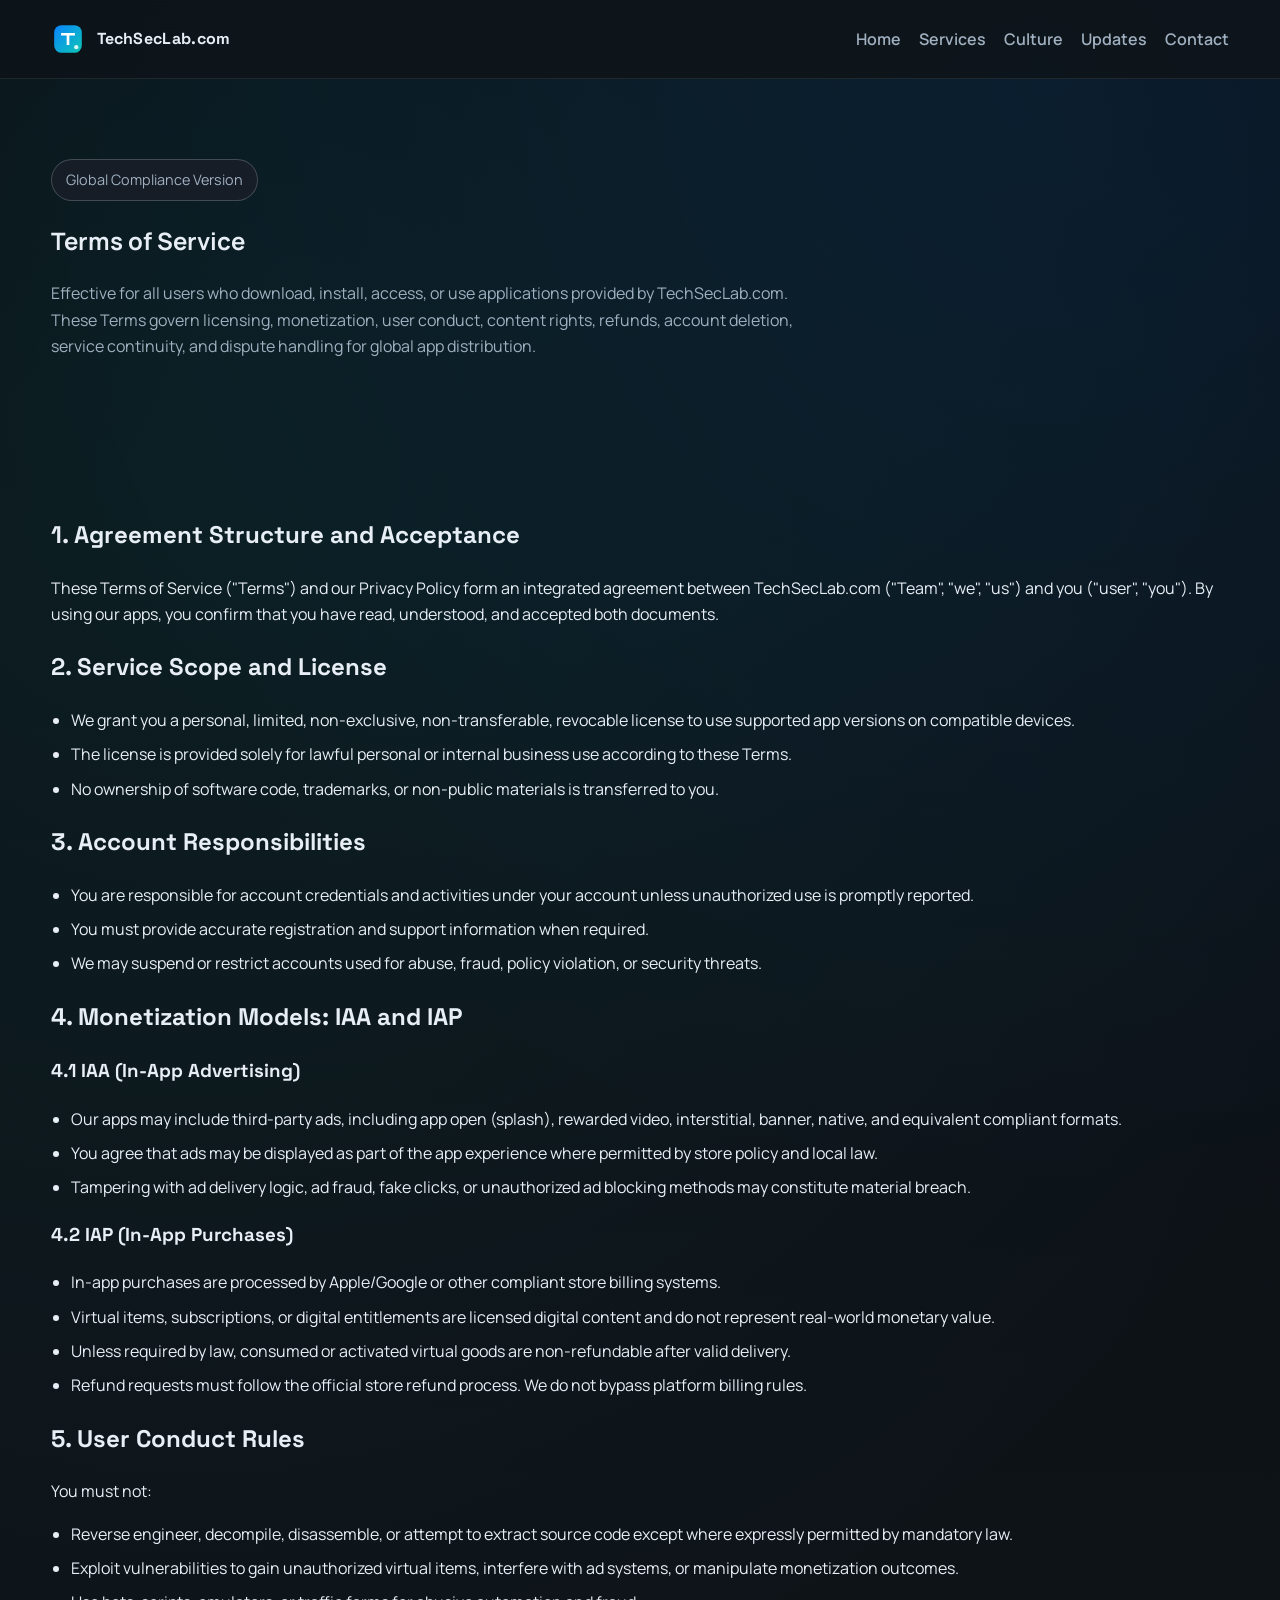
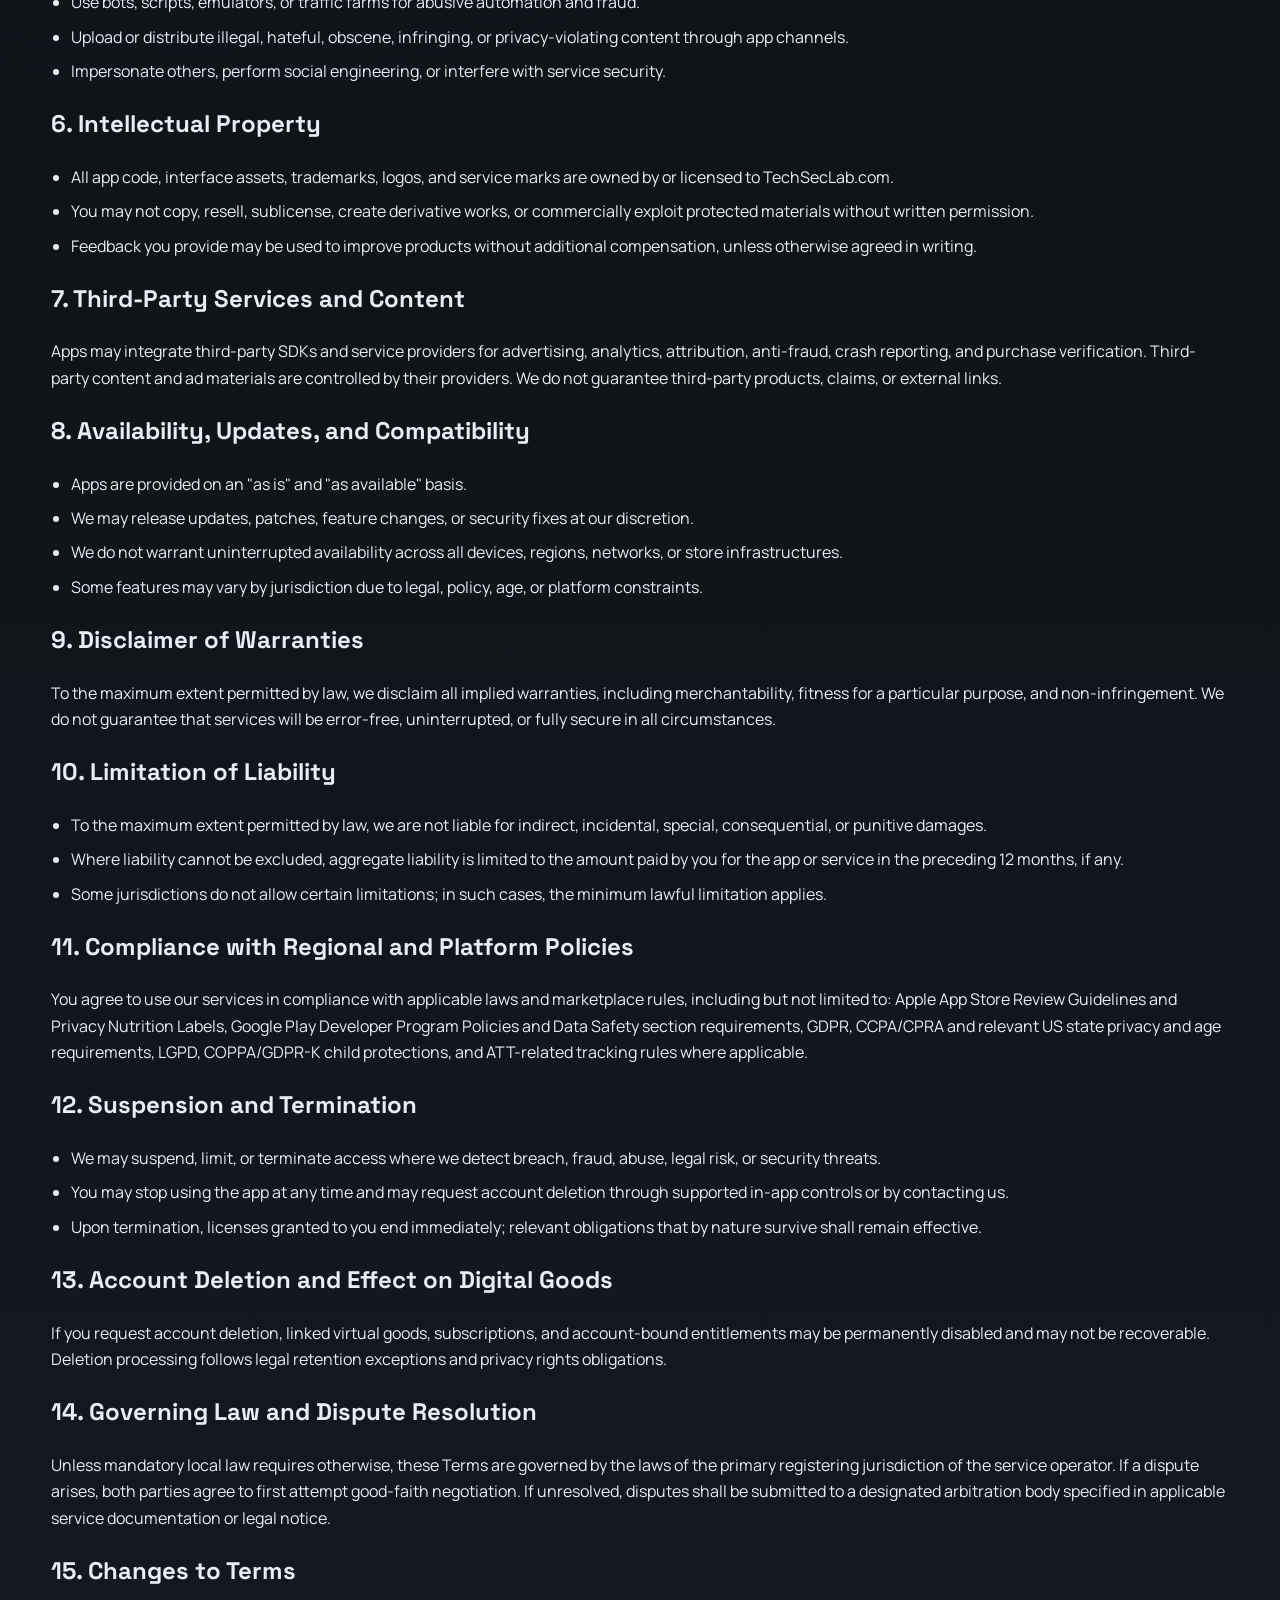
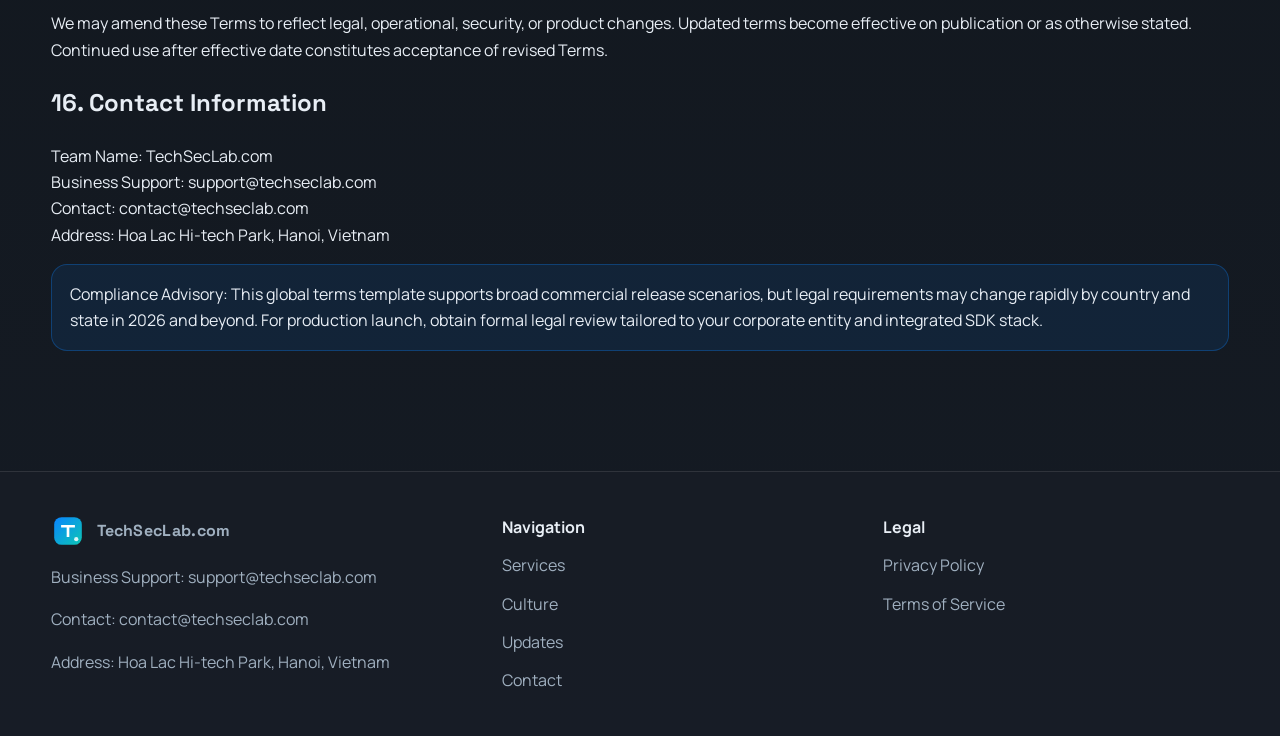
<file: terms-of-service.html>
<!DOCTYPE html>
<html lang="en">
<head>
    <meta charset="UTF-8">
    <meta http-equiv="X-UA-Compatible" content="IE=edge">
    <meta name="viewport" content="width=device-width, initial-scale=1.0">
    <title>Terms of Service | TechSecLab</title>
    <meta name="description" content="Global Terms of Service for TechSecLab applications, including IAA/IAP monetization terms, user conduct, legal responsibilities, and dispute resolution.">
    <meta name="robots" content="index,follow,max-image-preview:large">
    <link rel="canonical" href="https://techseclab.com/terms-of-service.html">
    <link rel="icon" type="image/svg+xml" href="images/logo.svg">
    <link rel="stylesheet" href="css/styles.css">
</head>
<body>
    <header class="main-header">
        <div class="container nav-wrap">
            <a class="brand" href="index.html"><img src="images/logo.svg" alt="TechSecLab logo"><span>TechSecLab.com</span></a>
            <button class="menu-btn" aria-label="Toggle navigation">Menu</button>
            <nav class="nav-links" aria-label="Main">
                <a href="index.html">Home</a>
                <a href="services.html">Services</a>
                <a href="culture.html">Culture</a>
                <a href="news.html">Updates</a>
                <a href="contact.html">Contact</a>
            </nav>
        </div>
    </header>

    <main class="policy">
        <section class="page-hero">
            <div class="container">
                <span class="hero-badge reveal">Global Compliance Version</span>
                <h1 class="reveal">Terms of Service</h1>
                <p class="reveal">
                    Effective for all users who download, install, access, or use applications provided by TechSecLab.com.
                    These Terms govern licensing, monetization, user conduct, content rights, refunds, account deletion,
                    service continuity, and dispute handling for global app distribution.
                </p>
            </div>
        </section>

        <section>
            <div class="container">
                <h2>1. Agreement Structure and Acceptance</h2>
                <p>
                    These Terms of Service ("Terms") and our Privacy Policy form an integrated agreement between TechSecLab.com
                    ("Team", "we", "us") and you ("user", "you"). By using our apps, you confirm that you have read, understood,
                    and accepted both documents.
                </p>

                <h2>2. Service Scope and License</h2>
                <ul>
                    <li>We grant you a personal, limited, non-exclusive, non-transferable, revocable license to use supported app versions on compatible devices.</li>
                    <li>The license is provided solely for lawful personal or internal business use according to these Terms.</li>
                    <li>No ownership of software code, trademarks, or non-public materials is transferred to you.</li>
                </ul>

                <h2>3. Account Responsibilities</h2>
                <ul>
                    <li>You are responsible for account credentials and activities under your account unless unauthorized use is promptly reported.</li>
                    <li>You must provide accurate registration and support information when required.</li>
                    <li>We may suspend or restrict accounts used for abuse, fraud, policy violation, or security threats.</li>
                </ul>

                <h2>4. Monetization Models: IAA and IAP</h2>
                <h3>4.1 IAA (In-App Advertising)</h3>
                <ul>
                    <li>Our apps may include third-party ads, including app open (splash), rewarded video, interstitial, banner, native, and equivalent compliant formats.</li>
                    <li>You agree that ads may be displayed as part of the app experience where permitted by store policy and local law.</li>
                    <li>Tampering with ad delivery logic, ad fraud, fake clicks, or unauthorized ad blocking methods may constitute material breach.</li>
                </ul>

                <h3>4.2 IAP (In-App Purchases)</h3>
                <ul>
                    <li>In-app purchases are processed by Apple/Google or other compliant store billing systems.</li>
                    <li>Virtual items, subscriptions, or digital entitlements are licensed digital content and do not represent real-world monetary value.</li>
                    <li>Unless required by law, consumed or activated virtual goods are non-refundable after valid delivery.</li>
                    <li>Refund requests must follow the official store refund process. We do not bypass platform billing rules.</li>
                </ul>

                <h2>5. User Conduct Rules</h2>
                <p>You must not:</p>
                <ul>
                    <li>Reverse engineer, decompile, disassemble, or attempt to extract source code except where expressly permitted by mandatory law.</li>
                    <li>Exploit vulnerabilities to gain unauthorized virtual items, interfere with ad systems, or manipulate monetization outcomes.</li>
                    <li>Use bots, scripts, emulators, or traffic farms for abusive automation and fraud.</li>
                    <li>Upload or distribute illegal, hateful, obscene, infringing, or privacy-violating content through app channels.</li>
                    <li>Impersonate others, perform social engineering, or interfere with service security.</li>
                </ul>

                <h2>6. Intellectual Property</h2>
                <ul>
                    <li>All app code, interface assets, trademarks, logos, and service marks are owned by or licensed to TechSecLab.com.</li>
                    <li>You may not copy, resell, sublicense, create derivative works, or commercially exploit protected materials without written permission.</li>
                    <li>Feedback you provide may be used to improve products without additional compensation, unless otherwise agreed in writing.</li>
                </ul>

                <h2>7. Third-Party Services and Content</h2>
                <p>
                    Apps may integrate third-party SDKs and service providers for advertising, analytics, attribution, anti-fraud,
                    crash reporting, and purchase verification. Third-party content and ad materials are controlled by their providers.
                    We do not guarantee third-party products, claims, or external links.
                </p>

                <h2>8. Availability, Updates, and Compatibility</h2>
                <ul>
                    <li>Apps are provided on an "as is" and "as available" basis.</li>
                    <li>We may release updates, patches, feature changes, or security fixes at our discretion.</li>
                    <li>We do not warrant uninterrupted availability across all devices, regions, networks, or store infrastructures.</li>
                    <li>Some features may vary by jurisdiction due to legal, policy, age, or platform constraints.</li>
                </ul>

                <h2>9. Disclaimer of Warranties</h2>
                <p>
                    To the maximum extent permitted by law, we disclaim all implied warranties,
                    including merchantability, fitness for a particular purpose, and non-infringement.
                    We do not guarantee that services will be error-free, uninterrupted, or fully secure in all circumstances.
                </p>

                <h2>10. Limitation of Liability</h2>
                <ul>
                    <li>To the maximum extent permitted by law, we are not liable for indirect, incidental, special, consequential, or punitive damages.</li>
                    <li>Where liability cannot be excluded, aggregate liability is limited to the amount paid by you for the app or service in the preceding 12 months, if any.</li>
                    <li>Some jurisdictions do not allow certain limitations; in such cases, the minimum lawful limitation applies.</li>
                </ul>

                <h2>11. Compliance with Regional and Platform Policies</h2>
                <p>
                    You agree to use our services in compliance with applicable laws and marketplace rules, including but not limited to:
                    Apple App Store Review Guidelines and Privacy Nutrition Labels,
                    Google Play Developer Program Policies and Data Safety section requirements,
                    GDPR, CCPA/CPRA and relevant US state privacy and age requirements,
                    LGPD, COPPA/GDPR-K child protections, and ATT-related tracking rules where applicable.
                </p>

                <h2>12. Suspension and Termination</h2>
                <ul>
                    <li>We may suspend, limit, or terminate access where we detect breach, fraud, abuse, legal risk, or security threats.</li>
                    <li>You may stop using the app at any time and may request account deletion through supported in-app controls or by contacting us.</li>
                    <li>Upon termination, licenses granted to you end immediately; relevant obligations that by nature survive shall remain effective.</li>
                </ul>

                <h2>13. Account Deletion and Effect on Digital Goods</h2>
                <p>
                    If you request account deletion, linked virtual goods, subscriptions, and account-bound entitlements may be permanently disabled and may not be recoverable.
                    Deletion processing follows legal retention exceptions and privacy rights obligations.
                </p>

                <h2>14. Governing Law and Dispute Resolution</h2>
                <p>
                    Unless mandatory local law requires otherwise, these Terms are governed by the laws of the primary registering jurisdiction of the service operator.
                    If a dispute arises, both parties agree to first attempt good-faith negotiation.
                    If unresolved, disputes shall be submitted to a designated arbitration body specified in applicable service documentation or legal notice.
                </p>

                <h2>15. Changes to Terms</h2>
                <p>
                    We may amend these Terms to reflect legal, operational, security, or product changes.
                    Updated terms become effective on publication or as otherwise stated.
                    Continued use after effective date constitutes acceptance of revised Terms.
                </p>

                <h2>16. Contact Information</h2>
                <p>
                    Team Name: TechSecLab.com<br>
                    Business Support: support@techseclab.com<br>
                    Contact: contact@techseclab.com<br>
                    Address: Hoa Lac Hi-tech Park, Hanoi, Vietnam
                </p>

                <div class="notice">
                    Compliance Advisory: This global terms template supports broad commercial release scenarios,
                    but legal requirements may change rapidly by country and state in 2026 and beyond.
                    For production launch, obtain formal legal review tailored to your corporate entity and integrated SDK stack.
                </div>
            </div>
        </section>
    </main>

    <footer class="site-footer">
        <div class="container footer-grid">
            <div>
                <a class="brand" href="index.html"><img src="images/logo.svg" alt="TechSecLab logo"><span>TechSecLab.com</span></a>
                <p>Business Support: <a href="mailto:support@techseclab.com">support@techseclab.com</a></p>
                <p>Contact: <a href="mailto:contact@techseclab.com">contact@techseclab.com</a></p>
                <p>Address: Hoa Lac Hi-tech Park, Hanoi, Vietnam</p>
            </div>
            <div>
                <strong>Navigation</strong>
                <ul>
                    <li><a href="services.html">Services</a></li>
                    <li><a href="culture.html">Culture</a></li>
                    <li><a href="news.html">Updates</a></li>
                    <li><a href="contact.html">Contact</a></li>
                </ul>
            </div>
            <div>
                <strong>Legal</strong>
                <ul>
                    <li><a href="privacy-policy.html">Privacy Policy</a></li>
                    <li><a href="terms-of-service.html">Terms of Service</a></li>
                </ul>
            </div>
        </div>
    </footer>
    <script src="js/main.js" defer></script>
</body>
</html>
</file>
<file: css/styles.css>
@import url('https://fonts.googleapis.com/css2?family=Manrope:wght@400;500;600;700;800&family=Space+Grotesk:wght@500;700&display=swap');

:root {
    --bg: #0f1419;
    --bg-soft: #1a1f28;
    --text: #e8eef5;
    --text-soft: #a0b0c0;
    --line: rgba(255, 255, 255, 0.1);
    --line-strong: rgba(255, 255, 255, 0.2);
    --accent: #0a84ff;
    --accent-2: #0cc6b4;
    --shadow: 0 30px 60px rgba(0, 0, 0, 0.4);
    --radius: 22px;
    --max: 1220px;
}

* {
    box-sizing: border-box;
}

html,
body {
    margin: 0;
    padding: 0;
    scroll-behavior: smooth;
}

body {
    font-family: 'Manrope', sans-serif;
    color: var(--text);
    background:
        radial-gradient(circle at 15% 12%, rgba(12, 198, 180, 0.08), transparent 36%),
        radial-gradient(circle at 82% 2%, rgba(10, 132, 255, 0.1), transparent 28%),
        linear-gradient(180deg, #0a0e14 0%, var(--bg) 48%, #151b24 100%);
    line-height: 1.65;
    overflow-x: hidden;
}

a {
    color: inherit;
    text-decoration: none;
}

img {
    max-width: 100%;
    display: block;
}

.container {
    width: min(var(--max), 92vw);
    margin: 0 auto;
}

.main-header {
    position: sticky;
    top: 0;
    z-index: 50;
    backdrop-filter: blur(18px);
    border-bottom: 1px solid rgba(255, 255, 255, 0.08);
    background: rgba(15, 20, 25, 0.85);
}

.nav-wrap {
    height: 78px;
    display: flex;
    align-items: center;
    justify-content: space-between;
    gap: 20px;
}

.brand {
    display: flex;
    align-items: center;
    gap: 12px;
    font-family: 'Space Grotesk', sans-serif;
    font-weight: 700;
    letter-spacing: 0.02em;
}

.brand img {
    width: 34px;
    height: 34px;
}

.nav-links {
    display: flex;
    gap: 18px;
    align-items: center;
}

.nav-links a {
    font-weight: 600;
    color: var(--text-soft);
    transition: color 0.3s ease;
}

.nav-links a:hover,
.nav-links a.active {
    color: var(--text);
}

.menu-btn {
    display: none;
    border: 1px solid var(--line);
    border-radius: 10px;
    background: var(--bg-soft);
    width: 42px;
    height: 42px;
    color: var(--text);
}

.hero {
    padding: 100px 0 48px;
}

.hero-grid {
    display: block;
}

.hero-badge {
    display: inline-flex;
    align-items: center;
    gap: 8px;
    border: 1px solid var(--line-strong);
    border-radius: 999px;
    padding: 8px 14px;
    background: rgba(26, 31, 40, 0.8);
    font-size: 0.9rem;
    color: var(--text-soft);
}

.hero h1 {
    font-family: 'Space Grotesk', sans-serif;
    font-size: clamp(2rem, 5vw, 4rem);
    line-height: 1.08;
    margin: 18px 0;
}

.gradient-text {
    background: linear-gradient(95deg, var(--accent), #37b4ff 48%, var(--accent-2));
    -webkit-background-clip: text;
    background-clip: text;
    color: transparent;
}

.hero p {
    color: var(--text-soft);
    max-width: 62ch;
}

.cta-row {
    margin-top: 28px;
    display: flex;
    flex-wrap: wrap;
    gap: 12px;
}

.btn {
    display: inline-flex;
    justify-content: center;
    align-items: center;
    gap: 8px;
    min-height: 48px;
    border-radius: 999px;
    border: 1px solid transparent;
    padding: 0 22px;
    font-weight: 700;
    transition: transform 0.35s ease, box-shadow 0.35s ease, background 0.35s ease;
}

.btn:hover {
    transform: translateY(-3px);
}

.btn.primary {
    background: linear-gradient(95deg, var(--accent), #22b7ff);
    color: #fff;
    box-shadow: 0 16px 28px rgba(10, 132, 255, 0.28);
}

.btn.ghost {
    border-color: var(--line-strong);
    background: rgba(255, 255, 255, 0.08);
    color: var(--text);
}



section {
    padding: 84px 0;
}

.section-title {
    font-family: 'Space Grotesk', sans-serif;
    font-size: clamp(1.75rem, 3.2vw, 2.7rem);
    margin: 0 0 16px;
}

.section-intro {
    color: var(--text-soft);
    max-width: 78ch;
    margin-bottom: 36px;
}

.card-grid {
    display: grid;
    grid-template-columns: repeat(3, minmax(0, 1fr));
    gap: 24px;
}

.card {
    background: linear-gradient(165deg, rgba(26, 31, 40, 0.95), rgba(20, 26, 36, 0.9));
    border-radius: var(--radius);
    border: 1px solid var(--line);
    padding: 24px;
    box-shadow: 0 18px 36px rgba(0, 0, 0, 0.3);
}

.card h3 {
    margin: 14px 0 10px;
    font-size: 1.2rem;
}

.card p,
.card li {
    color: var(--text-soft);
}

.icon {
    width: 44px;
    height: 44px;
}

.icon-lg {
    width: 56px;
    height: 56px;
}

.stats {
    display: grid;
    grid-template-columns: repeat(4, minmax(0, 1fr));
    gap: 20px;
}

.stat {
    border: 1px solid var(--line);
    border-radius: 18px;
    padding: 18px;
    background: rgba(26, 31, 40, 0.8);
}

.stat .number {
    font-size: 2rem;
    font-weight: 800;
    color: #0a84ff;
}

.timeline {
    display: grid;
    gap: 16px;
}

.timeline-item {
    border-left: 3px solid rgba(10, 132, 255, 0.5);
    padding: 12px 18px;
    background: rgba(26, 31, 40, 0.6);
    border-radius: 12px;
}

.contact-box {
    display: grid;
    grid-template-columns: 1fr 1fr;
    gap: 20px;
}

.contact-item {
    border: 1px solid var(--line);
    border-radius: 16px;
    padding: 20px;
    background: var(--bg-soft);
}

.page-hero {
    padding: 80px 0 36px;
}

.page-hero p {
    color: var(--text-soft);
    max-width: 75ch;
}

.notice {
    border: 1px solid rgba(10, 132, 255, 0.3);
    background: rgba(10, 132, 255, 0.1);
    border-radius: 16px;
    padding: 16px 18px;
}

.policy h2,
.policy h3 {
    font-family: 'Space Grotesk', sans-serif;
}

.policy ul {
    padding-left: 20px;
}

.policy li {
    margin-bottom: 8px;
}

.site-footer {
    padding: 42px 0;
    border-top: 1px solid var(--line);
    background: rgba(26, 31, 40, 0.5);
    margin-top: 36px;
}

.footer-grid {
    display: grid;
    grid-template-columns: 1.2fr 1fr 1fr;
    gap: 36px;
    align-items: start;
}

.footer-grid p,
.footer-grid li,
.footer-grid a {
    color: var(--text-soft);
}

.footer-grid ul {
    margin: 12px 0 0;
    padding-left: 0;
    list-style: none;
    display: grid;
    gap: 12px;
}

.reveal {
    opacity: 0;
    transform: translateY(26px);
    transition: opacity 0.75s ease, transform 0.75s ease;
}

.reveal.show {
    opacity: 1;
    transform: translateY(0);
}

@media (max-width: 980px) {
.footer-grid {
        grid-template-columns: 1fr;
    }

    .card-grid,
    .stats {
        grid-template-columns: repeat(2, minmax(0, 1fr));
    }

    .nav-links {
        position: absolute;
        top: 78px;
        right: 4vw;
        left: 4vw;
        display: none;
        flex-direction: column;
        align-items: stretch;
        padding: 12px;
        border: 1px solid var(--line);
        background: rgba(26, 31, 40, 0.95);
        border-radius: 12px;
    }

    .nav-links.open {
        display: flex;
    }

    .menu-btn {
        display: inline-flex;
        align-items: center;
        justify-content: center;
    }
}

@media (max-width: 640px) {
    section {
        padding: 58px 0;
    }

    .card-grid,
    .stats {
        grid-template-columns: 1fr;
    }
}
</file>
